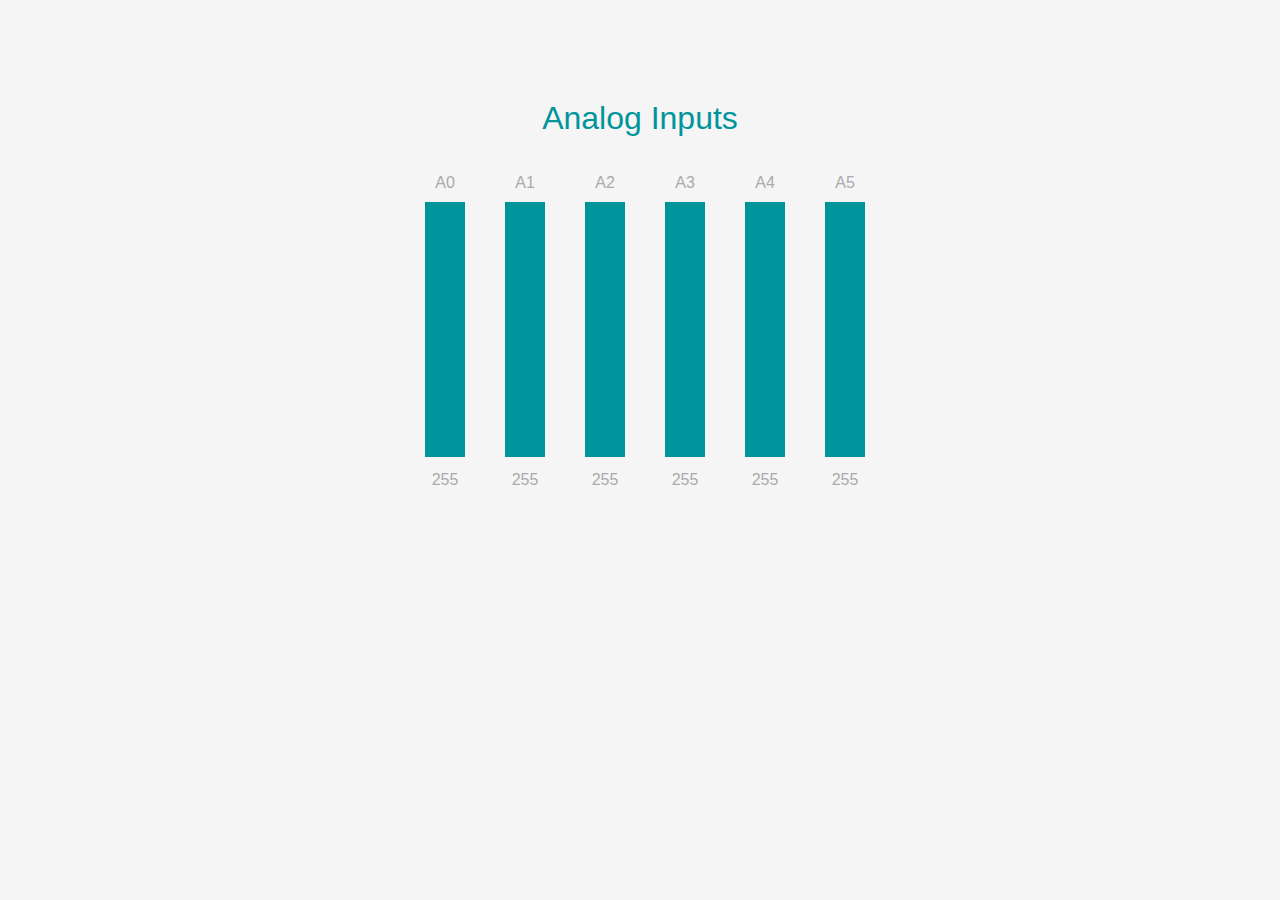
<file: analogInputs/www/index.html>
<!DOCTYPE html>
	<head>
		<title>Arduino &bull; Analog Inputs</title>
		<meta charset="utf-8">		

		<script type="text/javascript" src="http://ajax.googleapis.com/ajax/libs/jquery/1.7.2/jquery.min.js"></script>
		
		<style type="text/css">

		body {
			background: #F5F5F5;			
			font-family: sans-serif;
		}

		h1 {			
			font-weight: normal;
			color: #00949c;
		}

			svg {
				width: 40px;
				height: 255px;
				margin: 20px 20px;				
			}

			rect {
				fill: #00949c;
			}

			#container {
				width: 960px;
				margin: 100px auto;
				text-align: center;
			}

			.pin {
				float: left;
				display: block;
				color: #AAA;
			}

			.pin .label {
				margin-bottom: -10px;
			}

			.pin .val {
				margin-top: -10px;
			}

			.pins {
				width: 470px;
				margin: 0 auto;
			}

		</style>

	</head>
	<body>		
	<div id="container">

		<h1>Analog Inputs</h1>

		<div class="pins">

		<div class="pin" id="A0">
			<p class="label">A0</p>
			<svg xmlns="http://www.w3.org/2000/svg" version="1.1">			
			  <rect width="40" height="255"/>
			</svg>
			<p class="val">255</p>
		</div>
			
		<div class="pin" id="A1">
			<p class="label">A1</p>
			<svg xmlns="http://www.w3.org/2000/svg" version="1.1">			
			  <rect width="40" height="255"/>
			</svg>
			<p class="val">255</p>
		</div><div class="pin" id="A2">
			<p class="label">A2</p>
			<svg xmlns="http://www.w3.org/2000/svg" version="1.1">			
			  <rect width="40" height="255"/>
			</svg>
			<p class="val">255</p>
		</div><div class="pin" id="A3">
			<p class="label">A3</p>
			<svg xmlns="http://www.w3.org/2000/svg" version="1.1">			
			  <rect width="40" height="255"/>
			</svg>
			<p class="val">255</p>
		</div><div class="pin" id="A4">
			<p class="label">A4</p>
			<svg xmlns="http://www.w3.org/2000/svg" version="1.1">			
			  <rect width="40" height="255"/>
			</svg>
			<p class="val">255</p>
		</div>
	</div><div class="pin" id="A5">
			<p class="label">A5</p>
			<svg xmlns="http://www.w3.org/2000/svg" version="1.1">			
			  <rect width="40" height="255"/>
			</svg>
			<p class="val">255</p>
		</div>

		</div>

	</div>	

	<script type="text/javascript">

		function setVal(pin, value) {
			//value goes from 0 to 1023			
			$('#'+pin+' rect').attr('height', value/4);
			$('#'+pin+' .val').css('margin-top', -10-255+(value/4));
			$('#'+pin+' .val').html(value);
		}


		function refresh() {

			  	$.get('/arduino/inputs/', function(json_response){
			  				console.log(json_response);			  				
			  				for (var i = 0; i < 6; i++) {
			  					pinny = "A"+i;			  					
			  					val = json_response[pinny];			  							  			
				  				setVal(pinny , val);
				  			}
				  		}
				  	);			  	
	  		}	

	  	window.setInterval(refresh, 1000);

	</script>	

	</body>
</file>
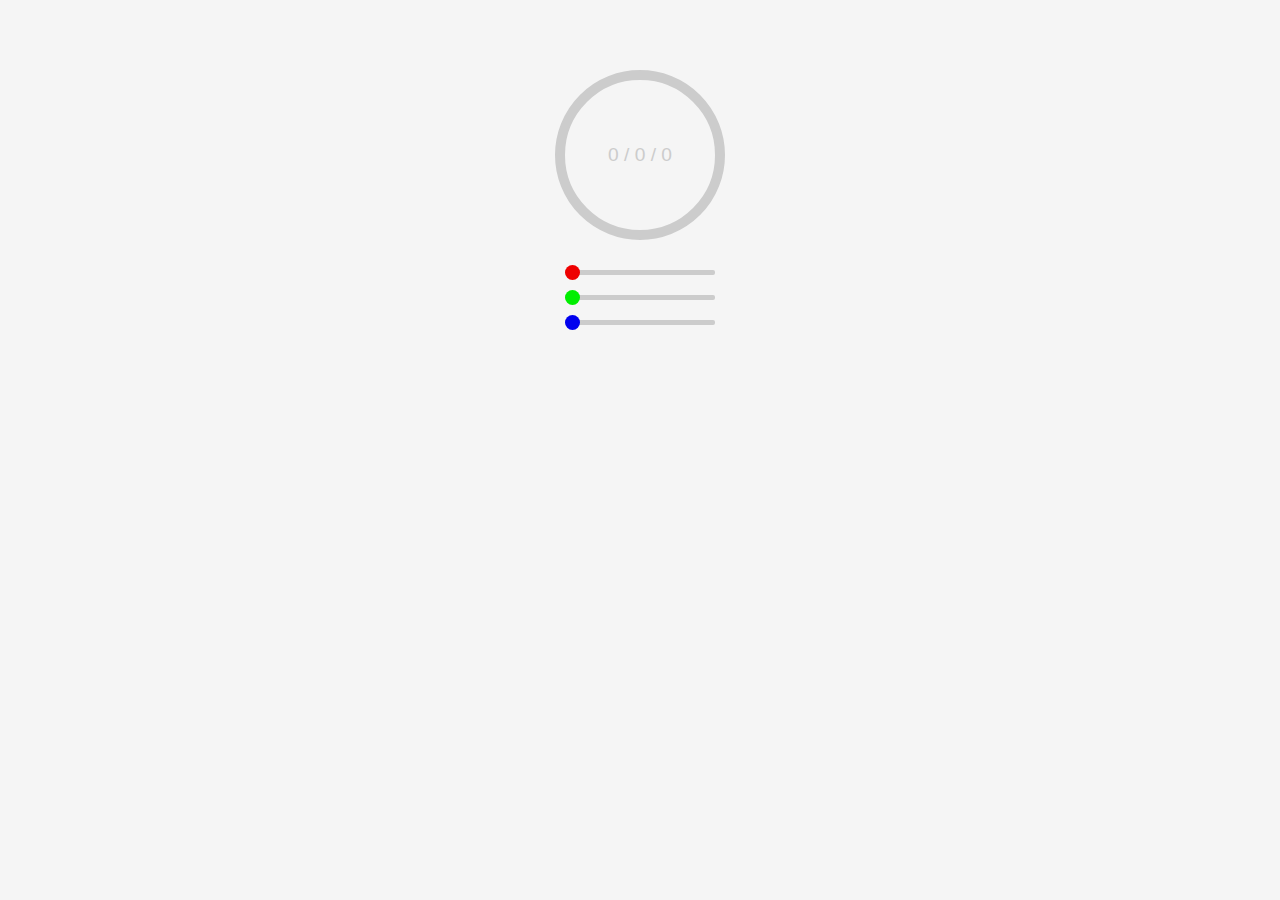
<file: color_picker/www/index.html>
<!DOCTYPE HTML>
<head>
	<title>Yun Color Picker</title>	
	<script type="text/javascript" src="zepto.min.js"></script>
	<link rel="stylesheet" type="text/css" href="style.css">
</head>
<body>
	
	<div id="container">		
		
		<div id="led"><p id="label">0 / 0 / 0</p></div>

		<div class="inputs">
			<input class="red" type="range" name="red" min="0" max="255" value="0" onchange="">
			<input class="green" type="range" name="green" min="0" max="255" value="0">
			<input class="blue" type="range" name="blue" min="0" max="255" value="0">
		</div>
	</div>

	<script type="text/javascript">														
			var r = 0;
				g = 0;
				b = 0;	

			$('.red').on('change', function() {    			
    			r = $(this).val();
    			setColor();
			});

			$('.green').on('change', function() {    			
    			g = $(this).val();
    			setColor();
			});

			$('.blue').on('change', function() {    			
    			b = $(this).val();
    			setColor();
			});		

			$('.inputs').on('mouseup', function() {    			    			
    			sendVal();
			});									

			function setColor() {

				r = Math.round(r);
				g = Math.round(g);
				b = Math.round(b);

				$('#led').css('border','10px solid rgb(' + r + ',' + g + ',' + b + ')');

				$('#label').html(r + ' / ' + g + ' / ' + b);
				$('#label').css('color','rgb(' + r + ',' + g + ',' + 
					b + ')');								
			}

			function sendVal() {		  	
			  	$.get('/arduino/rgb/' + r + '.' + g + '.' + b, function(){
			  		}
		  		);
	  		}

	</script>
</body>
</file>
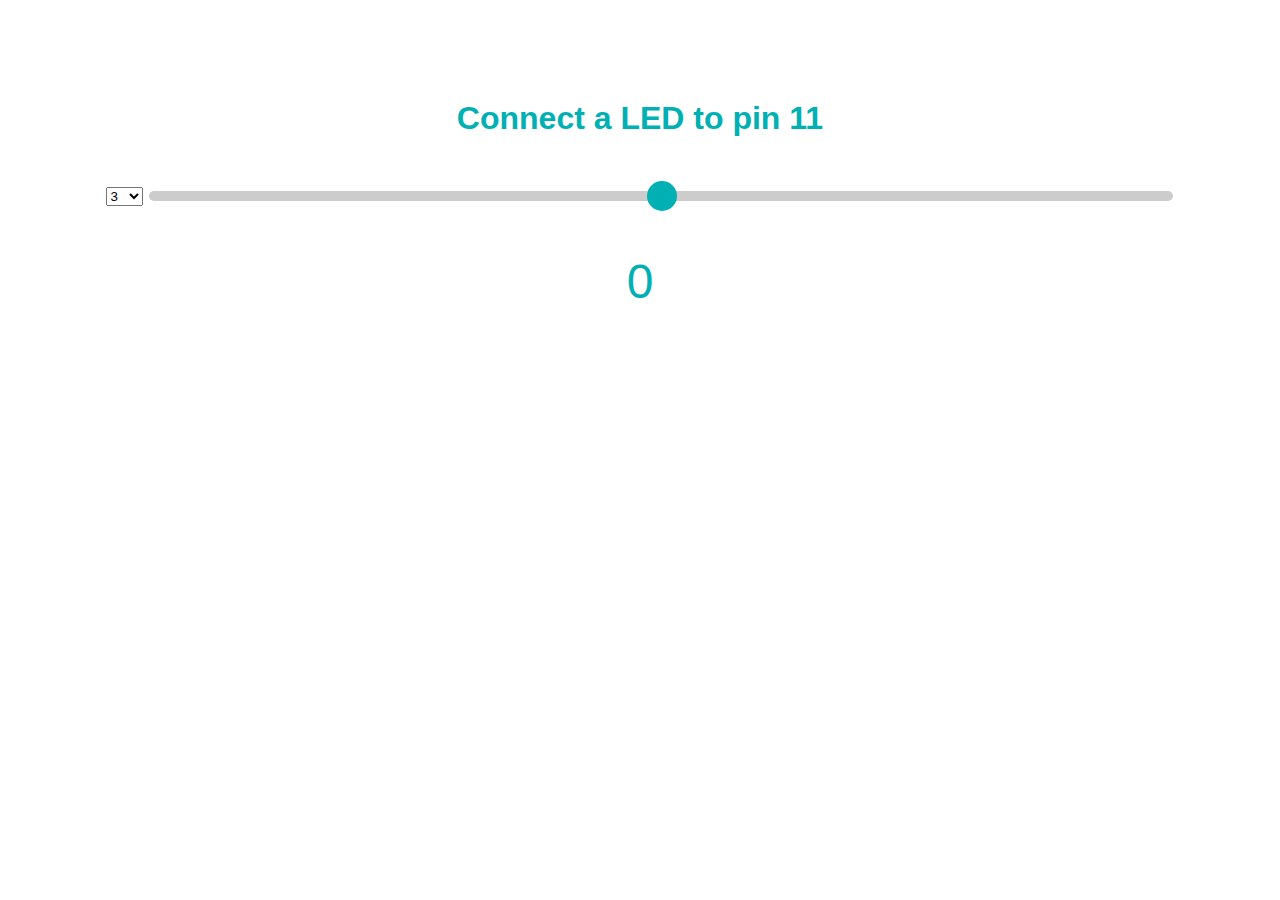
<file: ledPin/www/index.html>
<!DOCTYPE HTML>
<head>
	<meta name="viewport" content="initial-scale=1.0, width=device-width" />
	<title>Arduino Yun &bull; Led Slider</title>
	
	<script type="text/javascript" src="zepto.min.js"></script>

	<script type="text/javascript">

		var value;
		var pin;

	   	function sendVal() {		  	
		   		//bind the slider value to the URL
			  	$.get('/arduino/led/' + pin + '/' + value, function(){		  			
			  		}
			  	);
	  	}

	  	function updateVal(val) {
      		value = val; 
      		
      		//get pin from <select>
      		pin = $('#pin').val();

      		//send value
			sendVal();

			//print the value in the #val div
			$("#val").text(value);		
    	}	  

	</script>	

<style type="text/css">
	body {
		text-align: center;
		margin: 100px 0;
	}
	
	input[type="range"]{
		outline: none;
		-webkit-appearance:none; 
		-moz-apperance:none; 
		width:80%;
		height: 10px;
		-webkit-border-radius:10px; 
		-moz-border-radius:10px; 
		-ms-border-radius:10px; 
		-o-border-radius:10px;
		background-color: #CCC;

	}

	input::-webkit-slider-thumb{
		-webkit-appearance:none; 
		-moz-apperance:none; 
		width:30px; 
		height:30px;
		-webkit-border-radius:30px; 
		-moz-border-radius:30px; 
		-ms-border-radius:30px; 
		-o-border-radius:30px; 
		border-radius:30px;
		background: #00B0B3;
	}

	h1 {
		font-family: sans-serif;
		color: #00B0B3;
		margin: 50px;
	}

	#val {
		font-size: 3em;
		font-family: sans-serif;
		color: #00B0B3;
	}
</style>

</head>

<body>
		<h1>Connect a LED to pin 11</h1>
		<select id="pin">
		  <option value="3">3</option>
		  <option value="5">5</option>
		  <option value="6">6</option>
		  <option value="9">9</option>
		  <option value="10">10</option>
		  <option value="11">11</option>
		  <option value="13">13</option>
		</select>	
		<input type="range" min="0" max="255" onchange="updateVal(this.value);">
		<p id="val">0</p>	
</body>
</file>
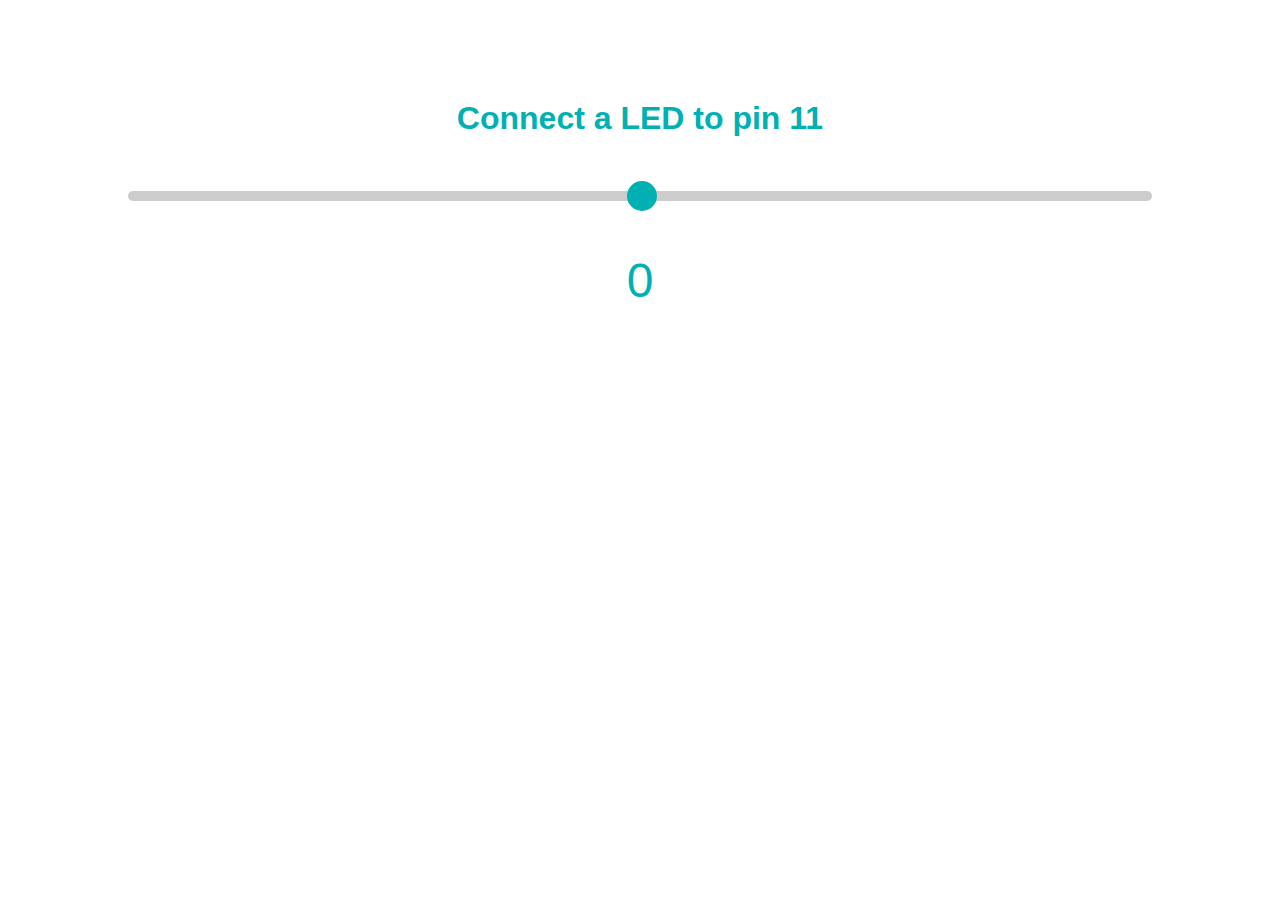
<file: ledSliderInput/www/index.html>
<!DOCTYPE HTML>
<head>
	<meta name="viewport" content="initial-scale=1.0, width=device-width" />
	<title>Arduino Yun &bull; Led Slider</title>
	
	<script type="text/javascript" src="zepto.min.js"></script>

	<script type="text/javascript">

		var value;

	   	function sendVal() {		  	
		  	$.get('/arduino/led/' + value, function(){
		  		}
		  	);
	  	}

	  	function updateVal(val) {
      		value = val; 
      		$("#val").text(value);
      		sendVal();
    	}	  

	</script>	

<style type="text/css">
	body {
		text-align: center;
		margin: 100px 0;
	}
	
	input[type="range"]{
		outline: none;
		-webkit-appearance:none; 
		-moz-apperance:none; 
		width:80%;
		height: 10px;
		-webkit-border-radius:10px; 
		-moz-border-radius:10px; 
		-ms-border-radius:10px; 
		-o-border-radius:10px;
		background-color: #CCC;

	}

	input::-webkit-slider-thumb{
		-webkit-appearance:none; 
		-moz-apperance:none; 
		width:30px; 
		height:30px;
		-webkit-border-radius:30px; 
		-moz-border-radius:30px; 
		-ms-border-radius:30px; 
		-o-border-radius:30px; 
		border-radius:30px;
		background: #00B0B3;
	}

	h1 {
		font-family: sans-serif;
		color: #00B0B3;
		margin: 50px;
	}

	#val {
		font-size: 3em;
		font-family: sans-serif;
		color: #00B0B3;
	}
</style>

</head>

<body>
		<h1>Connect a LED to pin 11</h1>
		<input type="range" min="0" max="255" onchange="updateVal(this.value);">
		<p id="val">0</p>	
</body>
</file>
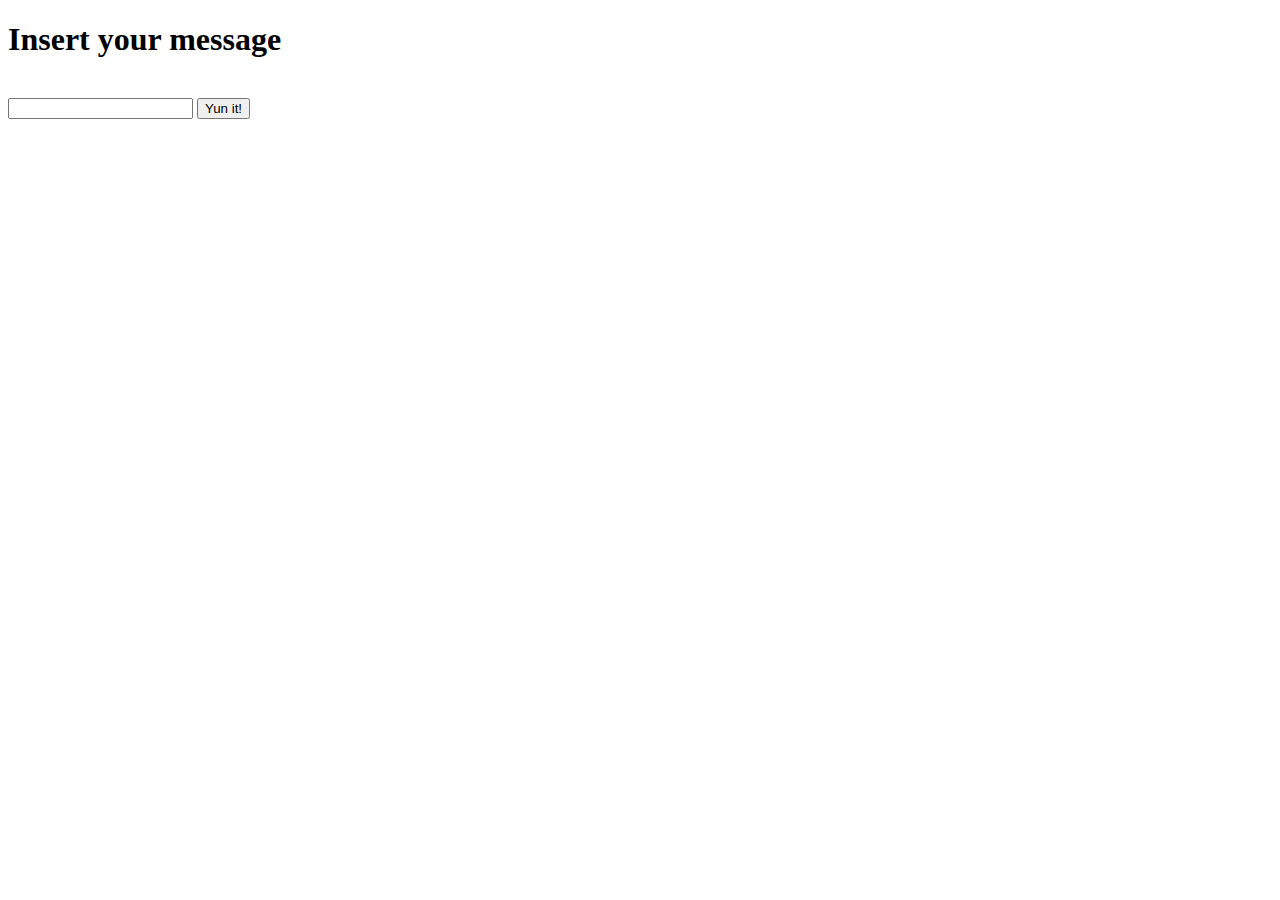
<file: msgMatrix/www/index.html>
<!DOCTYPE HTML>
<head>
<title>Yun Messages</title>
<script type="text/javascript" src="zepto.min.js"></script>	
</head>
<body>
<H1> Insert your message </H1> <br>
<form name="msgform" onSubmit="return sendMsg()">
<input type="text" name="msg">
<input type="submit" value="Yun it!" >
</form>
<script type="text/javascript">	
	
function sendMsg() {	
$.get('/arduino/msg/' + document.msgform.msg.value + '/',
	function(){
		alert("Success");
	}
);
return false;

}
</script>
</body>
</file>
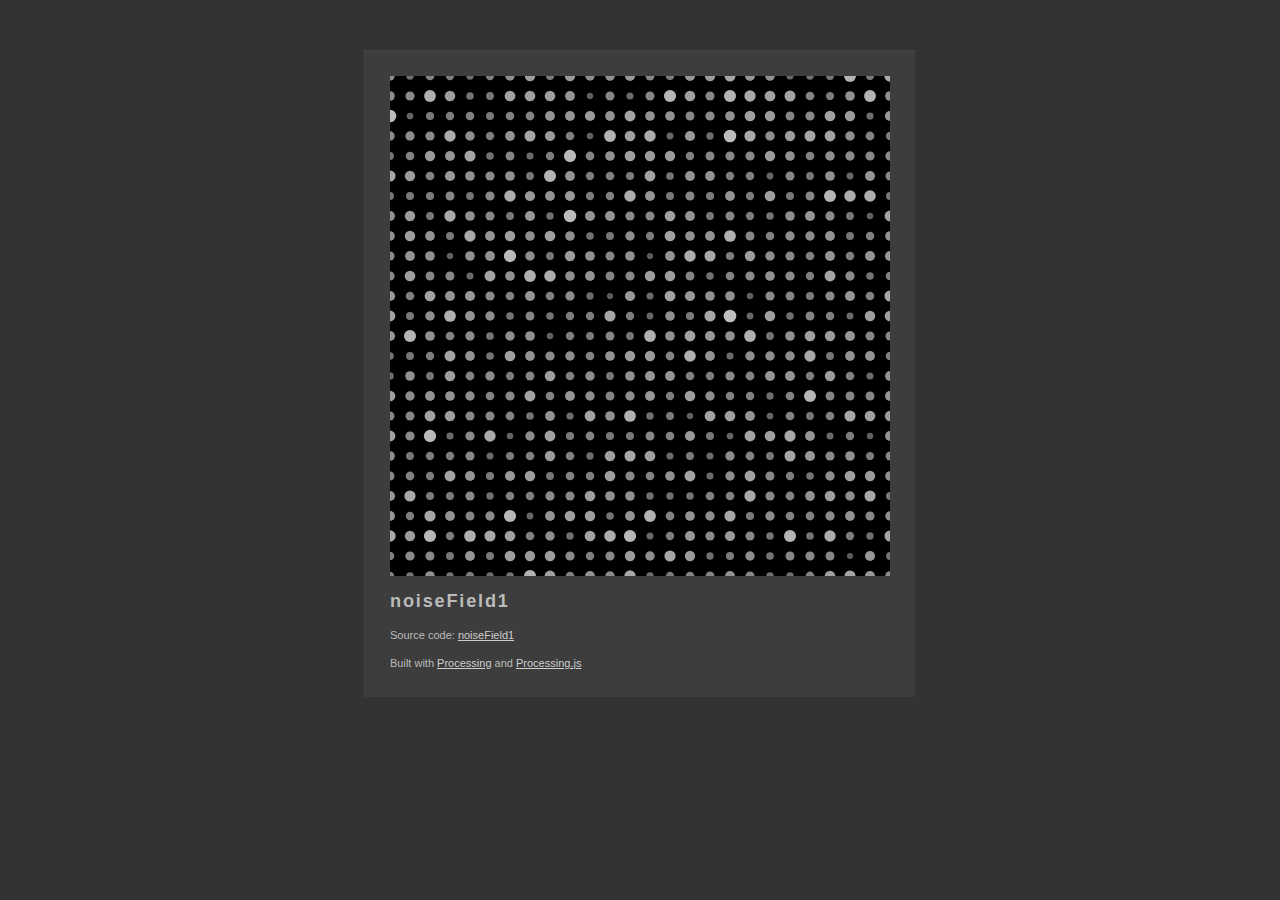
<file: processingNoiseLight/www/index.html>
<!DOCTYPE html>
	<head>
		<meta http-equiv="content-type" content="text/html; charset=utf-8" />
		<title>noiseField1 : Built with Processing and Processing.js</title>
		<link rel="icon"  type="image/x-icon" href="[data-uri]" />
		<meta name="Generator" content="Processing" />
		<!-- - - - - - - - - - - - - - - - - - - - - 
		+
		+    Wondering how this works? 
		+
		+    Go to: http://processing.org/
		+    and: http://processingjs.org/
		+
		+ - - - - - - - - - - - - - - - - - - - - -->
		<style type="text/css">
	body {
	  background-color: #333; color: #bbb; line-height: normal;
	  font-family: Lucida Grande, Lucida Sans, Arial, Helvetica Neue, Verdana, Geneva, sans-serif;
	  font-size: 11px; font-weight: normal; text-decoration: none;
		  line-height: 1.5em;
	}
	a img { 
		border: 0px solid transparent;
	}
	a, a:link, a:visited, a:active, a:hover { 
		color: #cdcdcd; text-decoration: underline;
	}
	h1 {
	    font-family: Arial, Helvetica Neue, Verdana, Geneva, sans-serif;
		width: 100%; letter-spacing: 0.1em;
		margin-bottom: 1em; font-size: 1.65em;
	}
	canvas { 
		display: block; 
		outline: 0px; 
		margin-bottom: 1.5em; 
	}
	#content { 
		margin: 50px auto 0px auto; padding: 25px 25px 15px 25px;
		width: 500px; min-width: 300px; overflow: auto;
		border-left: 1px solid #444; border-top: 1px solid #444; 
		border-right: 1px solid #333; border-bottom: 1px solid #333;
		background-color: #3d3d3d;
	}
		</style>
		<!--[if lt IE 9]>
			<script type="text/javascript">alert("Your browser does not support the canvas tag.");</script>
		<![endif]-->
		<script src="zepto.min.js"></script>
		<script src="processing.js" type="text/javascript"></script>
		<script type="text/javascript">
// convenience function to get the id attribute of generated sketch html element
function getProcessingSketchId () { return 'noiseField1'; }
</script>

	</head>
	<body>
		<div id="content">
			<div>
				<canvas id="noiseField1" data-processing-sources="noiseField1.pde" 
						width="500" height="500">
					<p>Your browser does not support the canvas tag.</p>
					<!-- Note: you can put any alternative content here. -->
				</canvas>
				<noscript>
					<p>JavaScript is required to view the contents of this page.</p>
				</noscript>
	    	</div>
			<h1>noiseField1</h1>
    		<p id="description"></p>
			<p id="sources">Source code: <a href="noiseField1.pde">noiseField1</a> </p>
			<p>
			Built with <a href="http://processing.org" title="Processing">Processing</a>
			and <a href="http://processingjs.org" title="Processing.js">Processing.js</a>
			</p>
		</div>

		<script type="text/javascript">

			function setDiameter(diameter) {
				var sketch = Processing.getInstanceById('noiseField1');
				sketch.setDiameter(diameter);
			}

			function refresh() {
				//get the JSON element with the 'sensorValue' key
			  	$.get('/arduino/light/', function(json_response){
			  				var value = json_response.sensorValue;				  			
				  			setDiameter(value);
				  			console.log(value);
				  		}
				  	);			  	
	  		}	

	  		//call refresh every second
			window.setInterval(refresh, 2000);
			
		</script>
	</body>
</html>
</file>
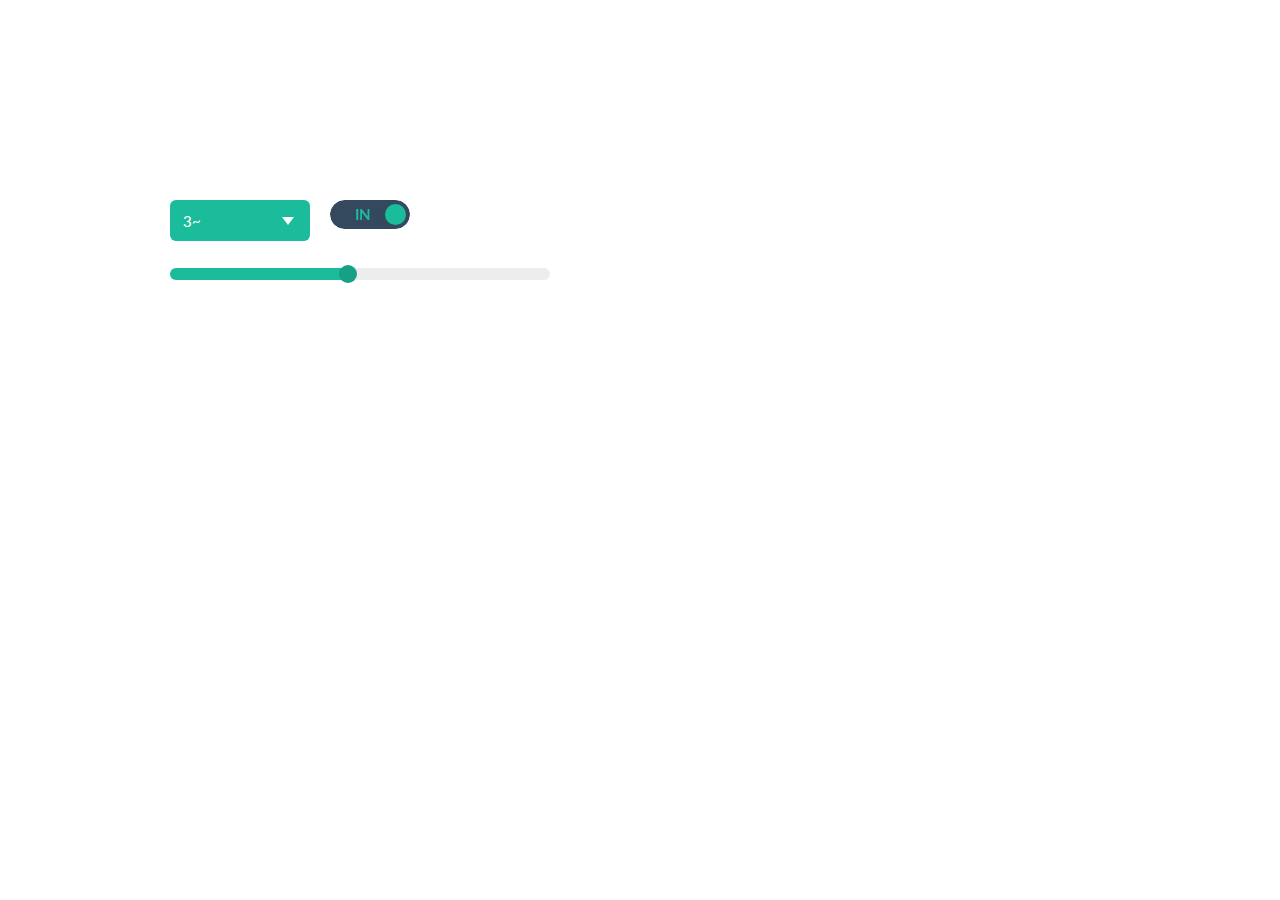
<file: visualBridge/www/index.html>
<!DOCTYPE html>
<html lang="en">
  <head>
    <meta charset="utf-8">
    <title>Flat UI Kit - HTML/PSD Design Framework</title>
    <meta name="viewport" content="width=device-width, initial-scale=1.0">

    <!-- Loading Bootstrap -->
    <link href="bootstrap/css/bootstrap.css" rel="stylesheet">

    <!-- Loading Flat UI -->
    <link href="css/flat-ui.css" rel="stylesheet">

    <link rel="shortcut icon" href="images/favicon.ico">

    <!-- HTML5 shim, for IE6-8 support of HTML5 elements. All other JS at the end of file. -->
    <!--[if lt IE 9]>
      <script src="js/html5shiv.js"></script>
    <![endif]-->
  </head>
  <body>
    <div class="container">

      <div class="row">        


        <div class="span2">
          <select name="herolist" value="X-Men" class="select-block span3">
            <option value="0">0</option>
            <option value="1">1</option>
            <option value="2">2</option>
            <option value="3" selected="selected">3~</option>            
            <option value="4">4</option>
            <option value="5">5~</option>
            <option value="6">6~</option>
            <option value="7">7</option>
            <option value="8">8</option>
            <option value="9">9~</option>
            <option value="10">10~</option>
            <option value="11">11~</option>
            <option value="12">12</option>
            <option value="13">13</option>
            <option value="A0">A0</option>
            <option value="A1">A1</option>
            <option value="A2">A2</option>
            <option value="A3">A3</option>
            <option value="A4">A4</option>
            <option value="A5">A5</option>
          </select>
        </div>

        <div class="span3" id="cb">                    
           <input  type="checkbox" checked="" data-toggle="switch" />
        </div> <!-- /toggles span3 -->
        
      </div> <!-- /row -->
      <div class="row">
          <div class="span5">          
          <div class="progress">
            <div class="bar" id="pbar" style="width: 75%;"></div>
          </div>          
          <br/>
          <div id="slider" class="ui-slider">            
          </div>
        </div> <!-- /sliders -->
      </div>
     

    </div> <!-- /container -->
    
    <!-- Load JS here for greater good =============================-->
    <script src="js/jquery-1.8.3.min.js"></script>
    <script src="js/jquery-ui-1.10.3.custom.min.js"></script>
    <script src="js/jquery.ui.touch-punch.min.js"></script>
    <script src="js/bootstrap.min.js"></script>
    <script src="js/bootstrap-select.js"></script>
    <script src="js/bootstrap-switch.js"></script>
    <script src="js/flatui-checkbox.js"></script>
    <script src="js/flatui-radio.js"></script>
    <script src="js/jquery.tagsinput.js"></script>
    <script src="js/jquery.placeholder.js"></script>
    <script src="js/jquery.stacktable.js"></script>
    <script src="http://vjs.zencdn.net/c/video.js"></script>
    <script src="js/application.js"></script>
    <script src="js/arduino.js"></script>
  </body>
</html>
</file>
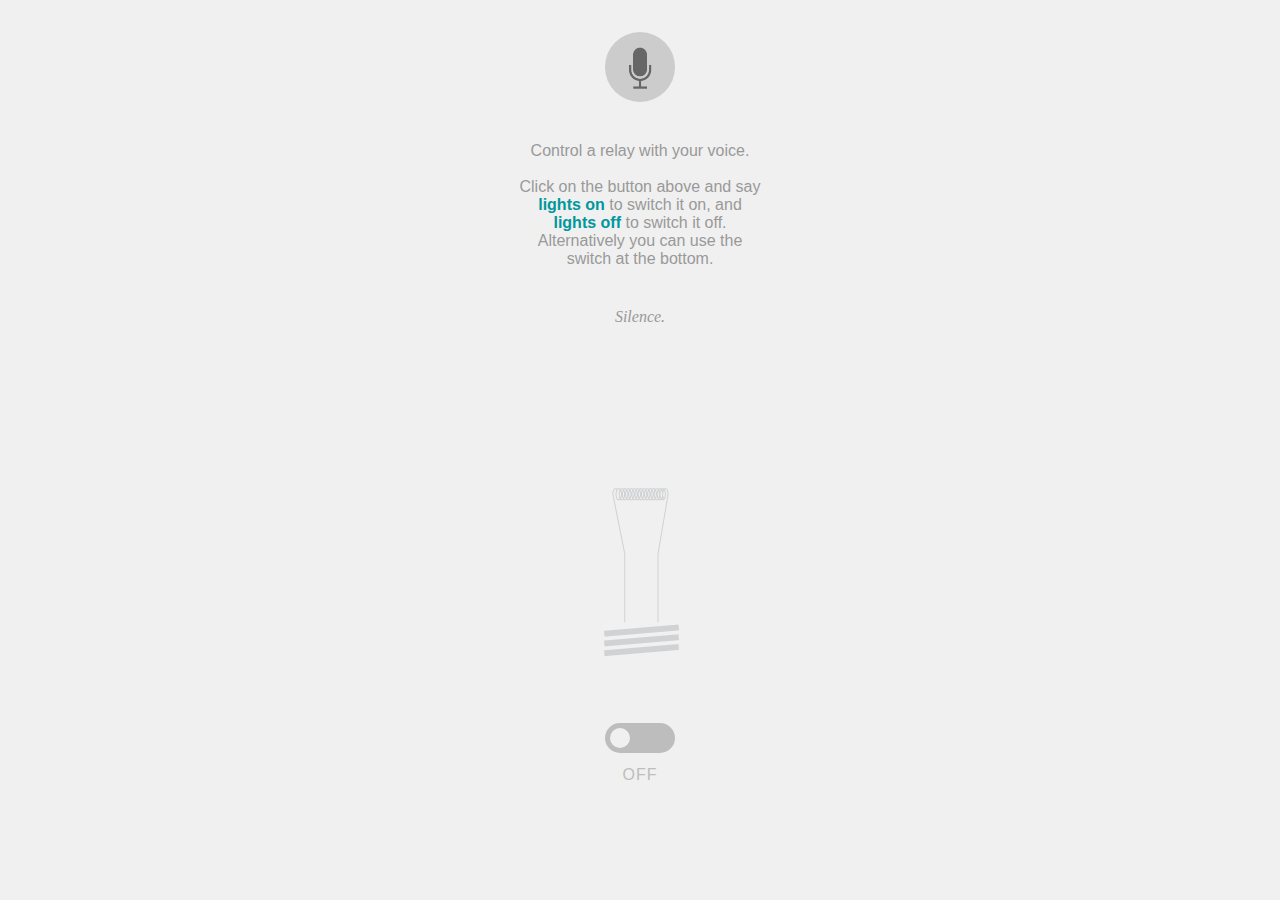
<file: voice-relay/www/index.html>
<!DOCTYPE html>
<meta charset="utf-8">
<title>Arduino Yun • Talk To Me</title>

<link rel="stylesheet" type="text/css" href="s.css">

<script type="text/javascript" src="js/zepto.min.js"></script>
<script type="text/javascript" src="js/talktome.js"></script>

<body>
  <div id="container">

  	<div id="start-button" class="inactive"></div>

  	<div id="instructions">
  		Control a relay with your voice. <br><br>
  		Click on the button above and say <strong>lights on</strong> to switch it on, and <strong>lights off</strong> to switch it off. Alternatively you can use the switch at the bottom.
  	</div>
  	
	<div id="magical-text">Silence.</div>

  	<div id="bulb"></div>

    <input type="checkbox" id="checkbox1" />
    <label for="checkbox1"></label>  
    <p>ON</p>
    <p>OFF</p>  
</div>
</body>
</file>
<file: color_picker/www/style.css>
body {
	background-color: #F5F5F5;
	font-family: sans-serif;
}

#label {
	margin-top: 64px;
	font-size: 1.2em;
}

#container {	
	color: #CCC;	
	width: 300px;
	margin: 70px auto;
	text-align: center;	
}

#led {
	display: block;
	width: 150px;
	height: 150px;	
	border: 10px solid #CCC;	
	border-radius: 85px;
	margin: 20px auto;
}

input {
	width: 150px;
	margin: 10px 0;
	outline: none;
}

input[type="range"] {
	-webkit-appearance: none;
	background-color: #CCC;
	height: 5px;
	border-radius: 2px;	
}

input[type="range"]::-webkit-slider-thumb {
	-webkit-appearance: none;
	position: relative;
	top: 0px;
	z-index: 1;
	width: 15px;
	height: 15px;
	cursor: pointer;	
	-webkit-border-radius: 40px;
	-moz-border-radius: 40px;
	border-radius: 40px;	
}

input.red[type="range"]::-webkit-slider-thumb {
	background:#ee0000;
}
input.green[type="range"]::-webkit-slider-thumb {
	background:#00ee00;
}
input.blue[type="range"]::-webkit-slider-thumb {
	background:#0000ee;
}
</file>
<file: visualBridge/www/css/flat-ui.css>
@import url("https://fonts.googleapis.com/css?family=Lato:400,700,700italic,900,400italic,300");
@font-face {
  font-family: 'Flat-UI-Icons';
  src: url('../fonts/Flat-UI-Icons.eot');
  src: url('../fonts/Flat-UI-Icons.eot?#iefix') format('embedded-opentype'), url('../fonts/Flat-UI-Icons.woff') format('woff'), url('../fonts/Flat-UI-Icons.ttf') format('truetype'), url('../fonts/Flat-UI-Icons.svg#Flat-UI-Icons') format('svg');
  font-weight: normal;
  font-style: normal;
}
/* Use the following CSS code if you want to use data attributes for inserting your icons */
[data-icon]:before {
  font-family: 'Flat-UI-Icons';
  content: attr(data-icon);
  speak: none;
  font-weight: normal;
  font-variant: normal;
  text-transform: none;
  -webkit-font-smoothing: antialiased;
}
/* Use the following CSS code if you want to have a class per icon */
/*
Instead of a list of all class selectors,
you can use the generic selector below, but it's slower:
[class*="fui-"] {
*/
.fui-arrow-right,
.fui-arrow-left,
.fui-cmd,
.fui-check-inverted,
.fui-heart,
.fui-location,
.fui-plus,
.fui-check,
.fui-cross,
.fui-list,
.fui-new,
.fui-video,
.fui-photo,
.fui-volume,
.fui-time,
.fui-eye,
.fui-chat,
.fui-search,
.fui-user,
.fui-mail,
.fui-lock,
.fui-gear,
.fui-radio-unchecked,
.fui-radio-checked,
.fui-checkbox-unchecked,
.fui-checkbox-checked,
.fui-calendar-solid,
.fui-pause,
.fui-play,
.fui-check-inverted-2 {
  display: inline-block;
  font-family: 'Flat-UI-Icons';
  speak: none;
  font-style: normal;
  font-weight: normal;
  font-variant: normal;
  text-transform: none;
  -webkit-font-smoothing: antialiased;
}
.fui-arrow-right:before {
  content: "\e02c";
}
.fui-arrow-left:before {
  content: "\e02d";
}
.fui-cmd:before {
  content: "\e02f";
}
.fui-check-inverted:before {
  content: "\e006";
}
.fui-heart:before {
  content: "\e007";
}
.fui-location:before {
  content: "\e008";
}
.fui-plus:before {
  content: "\e009";
}
.fui-check:before {
  content: "\e00a";
}
.fui-cross:before {
  content: "\e00b";
}
.fui-list:before {
  content: "\e00c";
}
.fui-new:before {
  content: "\e00d";
}
.fui-video:before {
  content: "\e00e";
}
.fui-photo:before {
  content: "\e00f";
}
.fui-volume:before {
  content: "\e010";
}
.fui-time:before {
  content: "\e011";
}
.fui-eye:before {
  content: "\e012";
}
.fui-chat:before {
  content: "\e013";
}
.fui-search:before {
  content: "\e01c";
}
.fui-user:before {
  content: "\e01d";
}
.fui-mail:before {
  content: "\e01e";
}
.fui-lock:before {
  content: "\e01f";
}
.fui-gear:before {
  content: "\e024";
}
.fui-radio-unchecked:before {
  content: "\e02b";
}
.fui-radio-checked:before {
  content: "\e032";
}
.fui-checkbox-unchecked:before {
  content: "\e033";
}
.fui-checkbox-checked:before {
  content: "\e034";
}
.fui-calendar-solid:before {
  content: "\e022";
}
.fui-pause:before {
  content: "\e03b";
}
.fui-play:before {
  content: "\e03c";
}
.fui-check-inverted-2:before {
  content: "\e000";
}
/* 62px */
/* 52px */
/* 40px */
/* 29px */
/* 28px */
/* 24px */
.inline-block {
  display: inline-block;
  zoom: 1;
  *display: inline;
}
.clearfix {
  *zoom: 1;
}
.clearfix:before,
.clearfix:after {
  display: table;
  content: "";
}
.clearfix:after {
  clear: both;
}
.drop-ie-gradient {
  filter: unquote("progid:DXImageTransform.Microsoft.gradient(enabled = false)");
}
.dropdown-arrow-inverse {
  border-bottom-color: #34495e !important;
  border-top-color: #34495e !important;
}
.demo-headline {
  padding: 73px 0 110px;
  text-align: center;
}
.demo-logo {
  font-size: 90px;
  font-weight: 900;
  letter-spacing: -2px;
  line-height: 100px;
}
.demo-logo .logo {
  background: url(../images/demo/logo-mask.png) center 0 no-repeat;
  background-size: 256px 186px;
  height: 186px;
  margin: 0 auto 26px;
  overflow: hidden;
  text-indent: -9999em;
  width: 256px;
}
.demo-logo small {
  color: rgba(52, 73, 94, 0.30000000000000004);
  display: block;
  font-size: 22px;
  font-weight: 700;
  letter-spacing: -1px;
  padding-top: 5px;
}
.demo-row {
  margin-bottom: 20px;
}
.demo-panel-title {
  margin-bottom: 20px;
  padding-top: 20px;
}
.demo-panel-title small {
  color: #798795;
  font-size: inherit;
  font-weight: 400;
}
.demo-navigation {
  margin-bottom: -4px;
  margin-top: -10px;
}
.demo-pager {
  margin-top: -10px;
}
.demo-tooltips {
  height: 126px;
}
.demo-tooltips .tooltip {
  left: -8px !important;
  position: relative !important;
  top: -8px !important;
}
.demo-headings {
  margin-bottom: 12px;
}
.demo-tiles {
  margin-bottom: 46px;
}
.demo-icons {
  font-size: 32px;
  margin-left: -20px;
  padding-left: 20px;
}
.demo-icons .demo-content {
  margin: 0 0 0 -35px;
}
.demo-icons .demo-content > span {
  display: inline-block;
  margin: 0 0 32px 35px;
  width: 24px;
  font-size: 24px;
}
.demo-icons-tooltip {
  bottom: 0;
  color: #c2c8cf;
  font-size: 12px;
  left: 100%;
  margin-left: 0 !important;
  position: absolute;
  width: 80px;
}
.demo-illustrations .demo-content {
  margin: 0 0 0 -40px;
  padding-top: 20px;
  *zoom: 1;
}
.demo-illustrations .demo-content:before,
.demo-illustrations .demo-content:after {
  display: table;
  content: "";
}
.demo-illustrations .demo-content:after {
  clear: both;
}
.demo-illustrations .demo-content > div {
  float: left;
  width: 100px;
  height: 100px;
  margin: 0 0 40px 40px;
  text-align: center;
}
.demo-illustrations img {
  display: inline-block;
  max-height: 100px;
  max-width: 100px;
  vertical-align: baseline;
}
.demo-samples {
  margin-bottom: 46px;
}
.demo-video {
  padding-top: 95px;
  -webkit-border-radius: 6px;
  -moz-border-radius: 6px;
  border-radius: 6px;
}
.demo-download-section {
  float: none;
  margin: 0 auto;
  padding: 60px 0 90px 20px;
  text-align: center;
}
.demo-download-section [class*='fui-'] {
  margin: 3px 0 -3px;
}
.demo-download {
  background-color: #ebedef;
  height: 120px;
  margin: 0 auto 32px;
  padding: 40px 28px 30px 32px;
  text-align: center;
  width: 130px;
  -webkit-border-radius: 50%;
  -moz-border-radius: 50%;
  border-radius: 50%;
}
.demo-download img {
  height: 104px;
  width: 82px;
}
.demo-download-text {
  font-size: 15px;
  padding: 20px 0;
  text-align: center;
}
.demo-text-box a:hover {
  color: #1abc9c;
}
.demo-browser {
  background: #2c3e50 url(../images/demo/browser.png) 0 0 no-repeat;
  background-size: 659px 42px;
  color: #ffffff;
  margin: 0 41px 140px 0;
  padding-top: 42px;
  -webkit-border-radius: 0 0 6px 6px;
  -moz-border-radius: 0 0 6px 6px;
  border-radius: 0 0 6px 6px;
}
.demo-browser-side {
  float: left;
  padding: 22px 20px;
  width: 111px;
}
.demo-browser-side > h5 {
  margin-bottom: 3px;
  text-transform: none;
}
.demo-browser-side > h6 {
  font-size: 11px;
  font-weight: 300;
  line-height: 18px;
  margin-top: 3px;
  text-transform: none;
}
.demo-browser-author {
  background: url(../images/demo/browser-author.jpg) center center no-repeat;
  border: 3px solid #ffffff;
  display: block;
  height: 84px;
  margin: 0 auto;
  width: 84px;
  -webkit-border-radius: 50%;
  -moz-border-radius: 50%;
  border-radius: 50%;
}
.demo-browser-action {
  padding: 30px 0 12px;
}
.demo-browser-action > .btn {
  padding: 9px 0 10px 11px !important;
  text-align: left;
  -webkit-border-radius: 3px;
  -moz-border-radius: 3px;
  border-radius: 3px;
}
.demo-browser-action > .btn:before {
  color: #ffffff;
  content: '\e009';
  font-size: 16px;
  font-family: 'Flat-UI-Icons';
  font-weight: 300;
  margin-right: 12px;
  position: relative;
  top: 1px;
  -webkit-font-smoothing: antialiased;
}
.demo-browser-content {
  background-color: #34495e;
  overflow: hidden;
  padding: 21px 0 0 20px;
  -webkit-border-radius: 0 0 6px;
  -moz-border-radius: 0 0 6px;
  border-radius: 0 0 6px;
}
.demo-browser-content > img {
  border: 6px solid #ffffff;
  float: left;
  margin: 0 15px 20px 0;
  width: 134px;
}
@media only screen and (-webkit-min-device-pixel-ratio: 2), only screen and (-webkit-min-device-pixel-ratio: 1.5), only screen and (-moz-min-device-pixel-ratio: 2), only screen and (-o-min-device-pixel-ratio: 3/2), only screen and (-o-min-device-pixel-ratio: 2/1), only screen and (min--moz-device-pixel-ratio: 1.5), only screen and (min-device-pixel-ratio: 1.5), only screen and (min-device-pixel-ratio: 2) {
  .logo {
    background-image: url(../images/demo/logo-mask-2x.png);
  }
  .demo-browser {
    background-image: url(../images/demo/browser-2x.png);
  }
}
body {
  color: #34495e;
  font-family: "Lato", sans-serif;
  font-size: 14px;
  line-height: 1.231;
}
input,
button,
select,
textarea {
  font-family: "Lato", sans-serif;
  font-size: 14px;
}
a {
  color: #16a085;
  text-decoration: underline;
  -webkit-transition: 0.25s;
  -moz-transition: 0.25s;
  -o-transition: 0.25s;
  transition: 0.25s;
  -webkit-backface-visibility: hidden;
}
a:hover {
  color: #1abc9c;
  text-decoration: none;
}
h1 {
  font-size: 32px;
  font-weight: 900;
}
h2 {
  font-size: 26px;
  font-weight: 700;
  margin-bottom: 2px;
}
h3 {
  font-size: 24px;
  font-weight: 700;
  margin-bottom: 4px;
  margin-top: 2px;
}
h4 {
  font-size: 18px;
  font-weight: 500;
  margin-top: 4px;
}
h5 {
  font-size: 16px;
  font-weight: 500;
  text-transform: uppercase;
}
h6 {
  font-size: 13px;
  font-weight: 500;
  text-transform: uppercase;
}
.btn,
.btn-group > .btn,
.btn-group > .dropdown-menu,
.btn-group > .popover {
  font-size: 14.994px;
  /* 15px */

  font-weight: 500;
}
.btn {
  border: none;
  background: #bdc3c7;
  color: #ffffff;
  padding: 9px 12px 10px;
  line-height: 22px;
  text-decoration: none;
  text-shadow: none;
  -webkit-border-radius: 6px;
  -moz-border-radius: 6px;
  border-radius: 6px;
  -webkit-box-shadow: none;
  -moz-box-shadow: none;
  box-shadow: none;
  -webkit-transition: 0.25s;
  -moz-transition: 0.25s;
  -o-transition: 0.25s;
  transition: 0.25s;
  -webkit-backface-visibility: hidden;
}
.btn:hover,
.btn:focus,
.btn-group:focus .btn.dropdown-toggle {
  background-color: #cacfd2;
  color: #ffffff;
  outline: none;
  -webkit-transition: 0.25s;
  -moz-transition: 0.25s;
  -o-transition: 0.25s;
  transition: 0.25s;
  -webkit-backface-visibility: hidden;
}
.btn:active,
.btn-group.open .btn.dropdown-toggle,
.btn.active {
  background-color: #a1a6a9;
  color: rgba(255, 255, 255, 0.75);
  -webkit-box-shadow: none;
  -moz-box-shadow: none;
  box-shadow: none;
}
.btn.disabled,
.btn[disabled] {
  background-color: #bdc3c7;
  color: rgba(255, 255, 255, 0.75);
  -webkit-box-shadow: none;
  -moz-box-shadow: none;
  box-shadow: none;
  opacity: 0.7;
  filter: alpha(opacity=70);
}
.btn.btn-large {
  font-size: 16.996px;
  /* 17px */

  line-height: 20px;
  padding: 12px 18px 13px;
}
.btn.btn-large > [class^="fui-"] {
  top: 0;
}
.btn.btn-large > [class^="fui-"].pull-right {
  margin-right: -2px;
}
.btn.btn-primary {
  background-color: #1abc9c;
}
.btn.btn-primary:hover,
.btn.btn-primary:focus,
.btn-group:focus .btn.btn-primary.dropdown-toggle {
  background-color: #48c9b0;
}
.btn.btn-primary:active,
.btn-group.open .btn.btn-primary.dropdown-toggle,
.btn.btn-primary.active {
  background-color: #16a085;
}
.btn.btn-info {
  background-color: #3498db;
}
.btn.btn-info:hover,
.btn.btn-info:focus,
.btn-group:focus .btn.btn-info.dropdown-toggle {
  background-color: #5dade2;
}
.btn.btn-info:active,
.btn-group.open .btn.btn-info.dropdown-toggle,
.btn.btn-info.active {
  background-color: #2c81ba;
}
.btn.btn-danger {
  background-color: #e74c3c;
}
.btn.btn-danger:hover,
.btn.btn-danger:focus,
.btn-group:focus .btn.btn-danger.dropdown-toggle {
  background-color: #ec7063;
}
.btn.btn-danger:active,
.btn-group.open .btn.btn-danger.dropdown-toggle,
.btn.btn-danger.active {
  background-color: #c44133;
}
.btn.btn-success {
  background-color: #2ecc71;
}
.btn.btn-success:hover,
.btn.btn-success:focus,
.btn-group:focus .btn.btn-success.dropdown-toggle {
  background-color: #58d68d;
}
.btn.btn-success:active,
.btn-group.open .btn.btn-success.dropdown-toggle,
.btn.btn-success.active {
  background-color: #27ad60;
}
.btn.btn-warning {
  background-color: #f1c40f;
}
.btn.btn-warning:hover,
.btn.btn-warning:focus,
.btn-group:focus .btn.btn-warning.dropdown-toggle {
  background-color: #f5d313;
}
.btn.btn-warning:active,
.btn-group.open .btn.btn-warning.dropdown-toggle,
.btn.btn-warning.active {
  background-color: #cda70d;
}
.btn.btn-inverse {
  background-color: #34495e;
}
.btn.btn-inverse:hover,
.btn.btn-inverse:focus,
.btn-group:focus .btn.btn-inverse.dropdown-toggle {
  background-color: #415b76;
}
.btn.btn-inverse:active,
.btn-group.open .btn.btn-inverse.dropdown-toggle,
.btn.btn-inverse.active {
  background-color: #2c3e50;
}
.btn > [class^="fui-"] {
  margin: 0 4px;
  position: relative;
  top: 1px;
  vertical-align: top;
  display: inline-block;
  zoom: 1;
  *display: inline;
}
.btn > [class^="fui-"].pull-right {
  margin-right: 0px;
}
.btn-toolbar .btn.active {
  color: #ffffff;
}
.btn-toolbar .btn:first-child {
  -webkit-border-radius: 6px 0 0 6px;
  -moz-border-radius: 6px 0 0 6px;
  border-radius: 6px 0 0 6px;
}
.btn-toolbar .btn:last-child {
  -webkit-border-radius: 0 6px 6px 0;
  -moz-border-radius: 0 6px 6px 0;
  border-radius: 0 6px 6px 0;
}
.btn-toolbar .btn > [class^="fui-"] {
  font-size: 16px;
  top: 0;
}
.btn-tip {
  font-weight: 300;
  padding-left: 10px;
}
.btn-group > .btn {
  border-radius: 0;
  text-align: center;
}
.btn-group > .btn:active + .btn,
.btn-group > .btn.active + .btn {
  border-left-color: transparent;
}
.btn-group > .btn:first-of-type {
  border-top-left-radius: 6px;
  border-bottom-left-radius: 6px;
}
.btn-group > .btn:last-of-type {
  border-top-right-radius: 6px;
  border-bottom-right-radius: 6px;
}
.btn-group > .btn + .btn {
  margin-left: 0;
}
.btn-group > .btn + .dropdown-toggle {
  border-left: 2px solid rgba(52, 73, 94, 0.15);
  padding-left: 13px;
  padding-right: 13px;
  -webkit-box-shadow: none;
  -moz-box-shadow: none;
  box-shadow: none;
}
.btn-group > .btn + .dropdown-toggle .caret {
  margin-left: 3px;
  margin-right: 3px;
}
.btn-group > .btn.btn-huge + .dropdown-toggle .caret {
  margin-left: 7px;
  margin-right: 7px;
}
.btn-group > .btn.btn-small + .dropdown-toggle .caret {
  margin-left: 0;
  margin-right: 0;
}
.caret {
  border-left-width: 6px;
  border-right-width: 6px;
  border-top-width: 8px;
  border-bottom-color: #34495e;
  border-style: solid;
  border-bottom-style: none;
  border-top-color: #34495e;
  -webkit-transition: 0.25s;
  -moz-transition: 0.25s;
  -o-transition: 0.25s;
  transition: 0.25s;
  -webkit-backface-visibility: hidden;
  -webkit-transform: scale(1.001);
  -moz-transform: scale(1.001);
  -ms-transform: scale(1.001);
  -o-transform: scale(1.001);
  transform: scale(1.001);
}
.dropup .caret,
.dropup .btn-large .caret,
.navbar-fixed-bottom .dropdown .caret {
  border-bottom-width: 8px;
}
.btn-mini .caret,
.btn-small .caret,
.btn-large .caret {
  margin-top: 7px;
}
.btn-large .caret {
  border-top-width: 8px;
  border-right-width: 6px;
  border-left-width: 6px;
}
.navbar {
  font-size: 15.988px;
  /* 16px */

}
.navbar .brand {
  border-radius: 6px 0 0 6px;
  color: #526476;
  font-size: 23.996px;
  /* 24px */

  font-weight: 700;
  margin-left: 0;
  padding: 23px 28px 24px 32px;
  text-shadow: none;
}
.navbar .brand:hover,
.navbar .brand:focus {
  color: #1abc9c;
}
.navbar .brand[class*="fui-"] {
  font-weight: normal;
}
.navbar .nav {
  margin-right: 0;
}
.navbar .nav > li {
  position: relative;
}
.navbar .nav > li:hover > ul {
  opacity: 1;
  top: 100%;
  visibility: visible;
  z-index: 100;
  -webkit-transform: scale(1, 1);
  display: block\9;
}
.navbar .nav > li.active > a,
.navbar .nav > li.active > a:hover,
.navbar .nav > li.active > a:focus {
  background: none;
  color: #1abc9c;
  -webkit-box-shadow: none;
  -moz-box-shadow: none;
  box-shadow: none;
}
.navbar .nav > li > ul {
  padding-top: 13px;
  top: 80%;
}
.navbar .nav > li > ul:before {
  content: "";
  border-style: solid;
  border-width: 0 9px 9px 9px;
  border-color: transparent transparent #34495e transparent;
  height: 0;
  position: absolute;
  left: 15px;
  top: 5px;
  width: 0;
  -webkit-transform: rotate(360deg);
}
.navbar .nav > li > ul li:hover ul {
  opacity: 1;
  -webkit-transform: scale(1, 1);
  visibility: visible;
  display: block\9;
}
.navbar .nav > li > ul li ul {
  left: 100%;
}
.navbar .nav > li > a {
  color: #526476;
  font-weight: 700;
  font-size: 14.994px;
  /* 15px */

  padding: 29px 20px 27px;
  text-shadow: none;
  -webkit-transition: background-color .25s, color .25s, border-bottom-color .25s;
  -moz-transition: background-color .25s, color .25s, border-bottom-color .25s;
  -o-transition: background-color .25s, color .25s, border-bottom-color .25s;
  transition: background-color .25s, color .25s, border-bottom-color .25s;
  -webkit-backface-visibility: hidden;
}
.navbar .nav > li > a:hover,
.navbar .nav > li > a:focus {
  color: #1abc9c;
}
.navbar .nav > li > a[class*="fui-"] {
  font-size: 24px;
  font-weight: normal;
}
.navbar .nav > li > a > [class*="fui-"] {
  font-size: 24px;
  margin: -4px 0 0;
  position: relative;
  top: 4px;
}
.navbar .nav > li > a > [class*="fui-"] + * {
  margin-left: 12px;
}
.navbar .nav > li:first-child > a {
  -webkit-border-radius: 0 0 0 6px;
  -moz-border-radius: 0 0 0 6px;
  border-radius: 0 0 0 6px;
}
.navbar .nav ul {
  border-radius: 4px;
  left: 0;
  list-style-type: none;
  margin-left: 0;
  opacity: 0;
  position: absolute;
  top: 0;
  width: 234px;
  z-index: -100;
  -webkit-transform: scale(1, 0.99);
  -webkit-transform-origin: 0 0;
  visibility: hidden;
  -webkit-transition: 0.3s ease-out;
  -moz-transition: 0.3s ease-out;
  -o-transition: 0.3s ease-out;
  transition: 0.3s ease-out;
  -webkit-backface-visibility: hidden;
}
.navbar .nav ul ul {
  left: 95%;
  padding-left: 5px;
}
.navbar .nav ul li {
  background-color: #34495e;
  padding: 0 3px 3px;
  position: relative;
}
.navbar .nav ul li:first-child {
  border-radius: 6px 6px 0 0;
  padding-top: 3px;
}
.navbar .nav ul li:last-child {
  border-radius: 0 0 6px 6px;
}
.navbar .nav ul li.active > a,
.navbar .nav ul li.active > a:hover,
.navbar .nav ul li.active > a:focus {
  background-color: #1abc9c;
  color: #ffffff;
  padding-left: 9px;
  padding-right: 9px;
}
.navbar .nav ul li.active + li > a {
  padding-left: 9px;
  padding-right: 9px;
}
.navbar .nav ul a {
  border-radius: 2px;
  color: #ffffff;
  display: block;
  font-size: 14px;
  padding: 6px 9px;
  text-decoration: none;
}
.navbar .nav ul a:hover {
  background-color: #1abc9c;
}
.navbar .btn-navbar {
  background: none;
  border: none;
  color: #34495e;
  margin: 21px 15px 17px;
  text-shadow: none;
  -webkit-box-shadow: none;
  -moz-box-shadow: none;
  box-shadow: none;
}
.navbar .btn-navbar:hover,
.navbar .btn-navbar:focus {
  background: none;
  color: #1abc9c;
}
.navbar .btn-navbar:before {
  content: "\e00c";
  font-family: "Flat-UI-Icons";
  font-size: 21.994px;
  font-style: normal;
  font-weight: normal;
  -webkit-font-smoothing: antialiased;
}
.navbar .btn-navbar .icon-bar {
  display: none;
}
.navbar-inner {
  background: #eceef0;
  border: none;
  padding-left: 0;
  padding-right: 0;
  -webkit-border-radius: 6px;
  -moz-border-radius: 6px;
  border-radius: 6px;
  filter: unquote("progid:DXImageTransform.Microsoft.gradient(enabled = false)");
  -webkit-box-shadow: none;
  -moz-box-shadow: none;
  box-shadow: none;
}
.navbar-inverse {
  font-size: 16.996px;
  /* 17px */

}
.navbar-inverse .navbar-inner {
  background: #34495e;
  filter: unquote("progid:DXImageTransform.Microsoft.gradient(enabled = false)");
}
.navbar-inverse .brand {
  border-bottom: 2px solid #2c3e50;
  border-right: 2px solid #2c3e50;
  color: #ffffff;
  padding: 10px 28px 11px 32px;
}
.navbar-inverse .btn-navbar {
  color: #ffffff;
  margin: 7px 10px;
}
.navbar-inverse .nav > li:first-child.active > a {
  padding-left: 20px;
}
.navbar-inverse .nav > li:first-child > a {
  border-left: none;
}
.navbar-inverse .nav > li.active > a,
.navbar-inverse .nav > li.active > a:hover,
.navbar-inverse .nav > li.active > a:focus {
  background-color: #1abc9c;
  border-bottom-color: #16a085;
  border-left: none;
  color: #ffffff;
  padding-left: 22px;
  -webkit-box-shadow: none;
  -moz-box-shadow: none;
  box-shadow: none;
}
.navbar-inverse .nav > li.active + li > a {
  border-left: none;
  padding-left: 22px;
}
.navbar-inverse .nav > li > a {
  font-size: 16.002px;
  /* 16px */

  border-bottom: 2px solid #2c3e50;
  border-left: 2px solid #2c3e50;
  color: #ffffff;
  padding: 16px 20px 15px;
}
.navbar-inverse .nav.pull-right > li > a {
  border-radius: 0 6px 6px 0;
}
.navbar-unread,
.navbar-new {
  font-family: "Lato", sans-serif;
  background-color: #1abc9c;
  border-radius: 50%;
  color: #ffffff;
  font-size: 0;
  font-weight: 700;
  height: 6px;
  line-height: 14px;
  position: absolute;
  right: 12px;
  text-align: center;
  top: 28px;
  width: 6px;
  z-index: 10;
}
.active .navbar-unread,
.active .navbar-new {
  background-color: #ffffff;
  display: none;
}
.navbar-inverse .navbar-unread,
.navbar-inverse .navbar-new {
  top: 15px;
}
.navbar-new {
  background-color: #e74c3c;
  font-size: 12px;
  line-height: 17px;
  height: 18px;
  margin: -9px -1px;
  min-width: 16px;
  padding: 0 1px;
  width: auto;
  -webkit-font-smoothing: subpixel-antialiased;
}
.navbar.navbar-inverse .nav li.dropdown.open > .dropdown-toggle {
  background-color: #1abc9c;
  border-bottom-color: #16a085;
  color: #ffffff;
}
.navbar.navbar-inverse .nav li.dropdown.open > .dropdown-toggle .caret {
  border-bottom-color: #ffffff !important;
  border-top-color: #ffffff !important;
}
.navbar .nav li.dropdown.open > .dropdown-toggle {
  background: none;
  color: #1abc9c;
}
.navbar .nav li.dropdown.open > .dropdown-toggle .caret {
  border-bottom-color: #1abc9c !important;
  border-top-color: #1abc9c !important;
}
.navbar .nav li.dropdown.open .dropdown-menu {
  opacity: 1;
  top: 100%;
  visibility: visible;
  z-index: 1000;
  -webkit-transform: none;
}
.navbar .nav li.dropdown > .dropdown-toggle {
  outline: none;
}
.navbar .nav li.dropdown > .dropdown-toggle:hover .caret,
.navbar .nav li.dropdown > .dropdown-toggle:focus .caret {
  border-bottom-color: #1abc9c;
  border-top-color: #1abc9c;
}
.navbar .nav li.dropdown > .dropdown-toggle .caret {
  border-left-width: 6px;
  border-right-width: 6px;
  border-top-width: 8px;
  border-bottom-color: #4c6a89;
  border-top-color: #4c6a89;
  margin-left: 10px;
  margin-top: 7px;
}
.navbar .nav li.dropdown .dropdown-menu {
  background-color: #34495e;
  opacity: 0;
  padding: 0;
  visibility: hidden;
}
.navbar .nav li.dropdown .dropdown-menu:before {
  display: none;
}
.navbar .nav li.dropdown .dropdown-menu:after {
  border-bottom-color: #34495e;
}
.navbar .nav li.dropdown .dropdown-menu > li > a {
  border-radius: 3px;
  color: #ffffff;
  padding: 6px 8px 8px;
}
.navbar .nav li.dropdown .dropdown-menu .divider {
  background-color: #2c3e50;
  border-bottom: none;
  margin: 2px 0 5px;
  padding: 0;
  height: 2px;
}
.select {
  display: inline-block;
  margin-bottom: 10px;
}
[class*="span"] > .select[class*="span"] {
  margin-left: 0;
}
.select[class*="span"] .btn {
  width: 100%;
  -webkit-box-sizing: border-box;
  -moz-box-sizing: border-box;
  box-sizing: border-box;
}
.select.select-block {
  display: block;
  float: none;
  margin-left: 0;
  width: auto;
}
.select.select-block .btn {
  width: 100%;
  -webkit-box-sizing: border-box;
  -moz-box-sizing: border-box;
  box-sizing: border-box;
}
.select .btn {
  width: 220px;
}
.select .btn.btn-huge .filter-option {
  left: 20px;
  right: 40px;
  top: 16px;
}
.select .btn.btn-huge .caret {
  right: 20px;
}
.select .btn.btn-large .filter-option {
  left: 18px;
  right: 38px;
  top: 12px;
}
.select .btn.btn-small .filter-option {
  left: 13px;
  right: 33px;
  top: 7px;
}
.select .btn.btn-small .caret {
  right: 13px;
}
.select .btn.btn-mini .filter-option {
  left: 13px;
  right: 33px;
  top: 5px;
}
.select .btn.btn-mini .caret {
  right: 13px;
}
.select .btn .filter-option {
  height: 26px;
  left: 13px;
  overflow: hidden;
  position: absolute;
  right: 33px;
  text-align: left;
  top: 10px;
}
.select .btn .caret {
  position: absolute;
  right: 16px;
}
.select .btn .dropdown-toggle {
  -webkit-border-radius: 6px;
  -moz-border-radius: 6px;
  border-radius: 6px;
}
.select .btn .dropdown-menu {
  min-width: 100%;
  -webkit-box-sizing: border-box;
  -moz-box-sizing: border-box;
  box-sizing: border-box;
}
.select .btn .dropdown-menu dt {
  cursor: default;
  display: block;
  padding: 3px 20px;
}
.select .btn .dropdown-menu li:not(.disabled) > a:hover small {
  color: rgba(255, 255, 255, 0.004);
}
.select .btn .dropdown-menu li > a {
  min-height: 20px;
}
.select .btn .dropdown-menu li > a.opt {
  padding-left: 35px;
}
.select .btn .dropdown-menu li small {
  padding-left: 0.5em;
}
.select .btn .dropdown-menu li > dt small {
  font-weight: normal;
}
.select .btn > .disabled,
.select .btn .dropdown-menu li.disabled > a {
  cursor: default;
}
.select .caret {
  border-left-width: 6px;
  border-right-width: 6px;
  border-top-width: 8px;
  border-bottom-color: #ffffff;
  border-style: solid;
  border-bottom-style: none;
  border-top-color: #ffffff;
  -webkit-transition: 0.25s;
  -moz-transition: 0.25s;
  -o-transition: 0.25s;
  transition: 0.25s;
  -webkit-backface-visibility: hidden;
}
textarea,
input[type="text"],
input[type="password"],
input[type="datetime"],
input[type="datetime-local"],
input[type="date"],
input[type="month"],
input[type="time"],
input[type="week"],
input[type="number"],
input[type="email"],
input[type="url"],
input[type="search"],
input[type="tel"],
input[type="color"],
.uneditable-input {
  border: 2px solid #bdc3c7;
  color: #34495e;
  font-family: "Lato", sans-serif;
  font-size: 14px;
  padding: 8px 5px;
  height: 21px;
  text-indent: 6px;
  -webkit-appearance: none;
  -webkit-border-radius: 6px;
  -moz-border-radius: 6px;
  border-radius: 6px;
  -webkit-box-shadow: none;
  -moz-box-shadow: none;
  box-shadow: none;
  -webkit-transition: border .25s linear, color .25s linear;
  -moz-transition: border .25s linear, color .25s linear;
  -o-transition: border .25s linear, color .25s linear;
  transition: border .25s linear, color .25s linear;
  -webkit-backface-visibility: hidden;
}
textarea:-moz-placeholder,
input[type="text"]:-moz-placeholder,
input[type="password"]:-moz-placeholder,
input[type="datetime"]:-moz-placeholder,
input[type="datetime-local"]:-moz-placeholder,
input[type="date"]:-moz-placeholder,
input[type="month"]:-moz-placeholder,
input[type="time"]:-moz-placeholder,
input[type="week"]:-moz-placeholder,
input[type="number"]:-moz-placeholder,
input[type="email"]:-moz-placeholder,
input[type="url"]:-moz-placeholder,
input[type="search"]:-moz-placeholder,
input[type="tel"]:-moz-placeholder,
input[type="color"]:-moz-placeholder,
.uneditable-input:-moz-placeholder {
  color: #b2bcc5;
}
textarea::-webkit-input-placeholder,
input[type="text"]::-webkit-input-placeholder,
input[type="password"]::-webkit-input-placeholder,
input[type="datetime"]::-webkit-input-placeholder,
input[type="datetime-local"]::-webkit-input-placeholder,
input[type="date"]::-webkit-input-placeholder,
input[type="month"]::-webkit-input-placeholder,
input[type="time"]::-webkit-input-placeholder,
input[type="week"]::-webkit-input-placeholder,
input[type="number"]::-webkit-input-placeholder,
input[type="email"]::-webkit-input-placeholder,
input[type="url"]::-webkit-input-placeholder,
input[type="search"]::-webkit-input-placeholder,
input[type="tel"]::-webkit-input-placeholder,
input[type="color"]::-webkit-input-placeholder,
.uneditable-input::-webkit-input-placeholder {
  color: #b2bcc5;
}
textarea.placeholder,
input[type="text"].placeholder,
input[type="password"].placeholder,
input[type="datetime"].placeholder,
input[type="datetime-local"].placeholder,
input[type="date"].placeholder,
input[type="month"].placeholder,
input[type="time"].placeholder,
input[type="week"].placeholder,
input[type="number"].placeholder,
input[type="email"].placeholder,
input[type="url"].placeholder,
input[type="search"].placeholder,
input[type="tel"].placeholder,
input[type="color"].placeholder,
.uneditable-input.placeholder {
  color: #b2bcc5;
}
.control-group.focus textarea,
.control-group.focus input[type="text"],
.control-group.focus input[type="password"],
.control-group.focus input[type="datetime"],
.control-group.focus input[type="datetime-local"],
.control-group.focus input[type="date"],
.control-group.focus input[type="month"],
.control-group.focus input[type="time"],
.control-group.focus input[type="week"],
.control-group.focus input[type="number"],
.control-group.focus input[type="email"],
.control-group.focus input[type="url"],
.control-group.focus input[type="search"],
.control-group.focus input[type="tel"],
.control-group.focus input[type="color"],
.control-group.focus .uneditable-input,
textarea:focus,
input[type="text"]:focus,
input[type="password"]:focus,
input[type="datetime"]:focus,
input[type="datetime-local"]:focus,
input[type="date"]:focus,
input[type="month"]:focus,
input[type="time"]:focus,
input[type="week"]:focus,
input[type="number"]:focus,
input[type="email"]:focus,
input[type="url"]:focus,
input[type="search"]:focus,
input[type="tel"]:focus,
input[type="color"]:focus,
.uneditable-input:focus {
  border-color: #1abc9c;
  -webkit-box-shadow: none;
  -moz-box-shadow: none;
  box-shadow: none;
}
.row-fluid textarea,
.row-fluid input[type="text"],
.row-fluid input[type="password"],
.row-fluid input[type="datetime"],
.row-fluid input[type="datetime-local"],
.row-fluid input[type="date"],
.row-fluid input[type="month"],
.row-fluid input[type="time"],
.row-fluid input[type="week"],
.row-fluid input[type="number"],
.row-fluid input[type="email"],
.row-fluid input[type="url"],
.row-fluid input[type="search"],
.row-fluid input[type="tel"],
.row-fluid input[type="color"],
.row-fluid .uneditable-input {
  height: 41px;
  width: 100%;
}
textarea.flat,
input[type="text"].flat,
input[type="password"].flat,
input[type="datetime"].flat,
input[type="datetime-local"].flat,
input[type="date"].flat,
input[type="month"].flat,
input[type="time"].flat,
input[type="week"].flat,
input[type="number"].flat,
input[type="email"].flat,
input[type="url"].flat,
input[type="search"].flat,
input[type="tel"].flat,
input[type="color"].flat,
.uneditable-input.flat {
  border-color: transparent;
}
textarea.flat:hover,
input[type="text"].flat:hover,
input[type="password"].flat:hover,
input[type="datetime"].flat:hover,
input[type="datetime-local"].flat:hover,
input[type="date"].flat:hover,
input[type="month"].flat:hover,
input[type="time"].flat:hover,
input[type="week"].flat:hover,
input[type="number"].flat:hover,
input[type="email"].flat:hover,
input[type="url"].flat:hover,
input[type="search"].flat:hover,
input[type="tel"].flat:hover,
input[type="color"].flat:hover,
.uneditable-input.flat:hover {
  border-color: #bdc3c7;
}
textarea.flat:focus,
input[type="text"].flat:focus,
input[type="password"].flat:focus,
input[type="datetime"].flat:focus,
input[type="datetime-local"].flat:focus,
input[type="date"].flat:focus,
input[type="month"].flat:focus,
input[type="time"].flat:focus,
input[type="week"].flat:focus,
input[type="number"].flat:focus,
input[type="email"].flat:focus,
input[type="url"].flat:focus,
input[type="search"].flat:focus,
input[type="tel"].flat:focus,
input[type="color"].flat:focus,
.uneditable-input.flat:focus {
  border-color: #1abc9c;
}
.control-group.error textarea,
.control-group.error input[type="text"],
.control-group.error input[type="password"],
.control-group.error input[type="datetime"],
.control-group.error input[type="datetime-local"],
.control-group.error input[type="date"],
.control-group.error input[type="month"],
.control-group.error input[type="time"],
.control-group.error input[type="week"],
.control-group.error input[type="number"],
.control-group.error input[type="email"],
.control-group.error input[type="url"],
.control-group.error input[type="search"],
.control-group.error input[type="tel"],
.control-group.error input[type="color"],
.control-group.error .uneditable-input {
  border-color: #e74c3c;
  color: #e74c3c;
  -webkit-box-shadow: none;
  -moz-box-shadow: none;
  box-shadow: none;
}
.control-group.error textarea:focus,
.control-group.error input[type="text"]:focus,
.control-group.error input[type="password"]:focus,
.control-group.error input[type="datetime"]:focus,
.control-group.error input[type="datetime-local"]:focus,
.control-group.error input[type="date"]:focus,
.control-group.error input[type="month"]:focus,
.control-group.error input[type="time"]:focus,
.control-group.error input[type="week"]:focus,
.control-group.error input[type="number"]:focus,
.control-group.error input[type="email"]:focus,
.control-group.error input[type="url"]:focus,
.control-group.error input[type="search"]:focus,
.control-group.error input[type="tel"]:focus,
.control-group.error input[type="color"]:focus,
.control-group.error .uneditable-input:focus {
  -webkit-box-shadow: none;
  -moz-box-shadow: none;
  box-shadow: none;
}
.control-group.success textarea,
.control-group.success input[type="text"],
.control-group.success input[type="password"],
.control-group.success input[type="datetime"],
.control-group.success input[type="datetime-local"],
.control-group.success input[type="date"],
.control-group.success input[type="month"],
.control-group.success input[type="time"],
.control-group.success input[type="week"],
.control-group.success input[type="number"],
.control-group.success input[type="email"],
.control-group.success input[type="url"],
.control-group.success input[type="search"],
.control-group.success input[type="tel"],
.control-group.success input[type="color"],
.control-group.success .uneditable-input {
  border-color: #2ecc71;
  color: #2ecc71;
  -webkit-box-shadow: none;
  -moz-box-shadow: none;
  box-shadow: none;
}
.control-group.success textarea:focus,
.control-group.success input[type="text"]:focus,
.control-group.success input[type="password"]:focus,
.control-group.success input[type="datetime"]:focus,
.control-group.success input[type="datetime-local"]:focus,
.control-group.success input[type="date"]:focus,
.control-group.success input[type="month"]:focus,
.control-group.success input[type="time"]:focus,
.control-group.success input[type="week"]:focus,
.control-group.success input[type="number"]:focus,
.control-group.success input[type="email"]:focus,
.control-group.success input[type="url"]:focus,
.control-group.success input[type="search"]:focus,
.control-group.success input[type="tel"]:focus,
.control-group.success input[type="color"]:focus,
.control-group.success .uneditable-input:focus {
  -webkit-box-shadow: none;
  -moz-box-shadow: none;
  box-shadow: none;
}
.control-group.warning textarea,
.control-group.warning input[type="text"],
.control-group.warning input[type="password"],
.control-group.warning input[type="datetime"],
.control-group.warning input[type="datetime-local"],
.control-group.warning input[type="date"],
.control-group.warning input[type="month"],
.control-group.warning input[type="time"],
.control-group.warning input[type="week"],
.control-group.warning input[type="number"],
.control-group.warning input[type="email"],
.control-group.warning input[type="url"],
.control-group.warning input[type="search"],
.control-group.warning input[type="tel"],
.control-group.warning input[type="color"],
.control-group.warning .uneditable-input {
  border-color: #f1c40f;
  color: #f1c40f;
  -webkit-box-shadow: none;
  -moz-box-shadow: none;
  box-shadow: none;
}
.control-group.warning textarea:focus,
.control-group.warning input[type="text"]:focus,
.control-group.warning input[type="password"]:focus,
.control-group.warning input[type="datetime"]:focus,
.control-group.warning input[type="datetime-local"]:focus,
.control-group.warning input[type="date"]:focus,
.control-group.warning input[type="month"]:focus,
.control-group.warning input[type="time"]:focus,
.control-group.warning input[type="week"]:focus,
.control-group.warning input[type="number"]:focus,
.control-group.warning input[type="email"]:focus,
.control-group.warning input[type="url"]:focus,
.control-group.warning input[type="search"]:focus,
.control-group.warning input[type="tel"]:focus,
.control-group.warning input[type="color"]:focus,
.control-group.warning .uneditable-input:focus {
  -webkit-box-shadow: none;
  -moz-box-shadow: none;
  box-shadow: none;
}
.control-group.info textarea,
.control-group.info input[type="text"],
.control-group.info input[type="password"],
.control-group.info input[type="datetime"],
.control-group.info input[type="datetime-local"],
.control-group.info input[type="date"],
.control-group.info input[type="month"],
.control-group.info input[type="time"],
.control-group.info input[type="week"],
.control-group.info input[type="number"],
.control-group.info input[type="email"],
.control-group.info input[type="url"],
.control-group.info input[type="search"],
.control-group.info input[type="tel"],
.control-group.info input[type="color"],
.control-group.info .uneditable-input {
  border-color: #3498db;
  color: #3498db;
  -webkit-box-shadow: none;
  -moz-box-shadow: none;
  box-shadow: none;
}
.control-group.info textarea:focus,
.control-group.info input[type="text"]:focus,
.control-group.info input[type="password"]:focus,
.control-group.info input[type="datetime"]:focus,
.control-group.info input[type="datetime-local"]:focus,
.control-group.info input[type="date"]:focus,
.control-group.info input[type="month"]:focus,
.control-group.info input[type="time"]:focus,
.control-group.info input[type="week"]:focus,
.control-group.info input[type="number"]:focus,
.control-group.info input[type="email"]:focus,
.control-group.info input[type="url"]:focus,
.control-group.info input[type="search"]:focus,
.control-group.info input[type="tel"]:focus,
.control-group.info input[type="color"]:focus,
.control-group.info .uneditable-input:focus {
  -webkit-box-shadow: none;
  -moz-box-shadow: none;
  box-shadow: none;
}
.control-group textarea,
.control-group input[type="text"],
.control-group input[type="password"],
.control-group input[type="datetime"],
.control-group input[type="datetime-local"],
.control-group input[type="date"],
.control-group input[type="month"],
.control-group input[type="time"],
.control-group input[type="week"],
.control-group input[type="number"],
.control-group input[type="email"],
.control-group input[type="url"],
.control-group input[type="search"],
.control-group input[type="tel"],
.control-group input[type="color"],
.control-group .uneditable-input {
  margin-bottom: 0;
}
.control-group {
  position: relative;
}
.control-group > .input-icon {
  position: absolute;
  top: 2px;
  right: 2px;
  line-height: 37px;
  vertical-align: middle;
  font-size: 19.991999999999997px;
  /* 20px */

  color: #b2bcc5;
  background-color: #ffffff;
  padding: 0 10px;
  -webkit-border-radius: 6px;
  -moz-border-radius: 6px;
  border-radius: 6px;
}
.control-group input:focus + .input-icon {
  color: #34495e;
}
.control-group.huge > .input-icon {
  line-height: 49px;
}
.control-group.large > .input-icon {
  line-height: 41px;
}
.control-group.small > .input-icon {
  font-size: 15.988px;
  /* 16px */

  line-height: 30px;
}
.control-group.success > .input-icon,
.control-group.success input + .input-icon {
  color: #2ecc71;
}
.control-group.warning > .input-icon,
.control-group.warning input + .input-icon {
  color: #f1c40f;
}
.control-group.error > .input-icon,
.control-group.error input + .input-icon {
  color: #e74c3c;
}
.control-group.disabled > .input-icon,
.control-group.disabled input + .input-icon {
  color: #d5dbdb;
  background-color: #f4f6f6;
}
input[disabled],
input[readonly],
textarea[disabled],
textarea[readonly] {
  background-color: #f4f6f6;
  border-color: #d5dbdb;
  color: #d5dbdb;
  cursor: default;
}
input,
textarea,
.uneditable-input {
  width: 192px;
}
textarea {
  height: auto;
  font-size: 14.994px;
  /* 15px */

  line-height: 24px;
  padding: 5px 11px;
  text-indent: 0;
}
.row-fluid textarea {
  height: auto;
  width: 100% !important;
}
textarea[class*="span"] {
  width: 100% !important;
  -webkit-box-sizing: border-box;
  -moz-box-sizing: border-box;
  box-sizing: border-box;
}
.checkbox,
.radio {
  margin-bottom: 12px;
  padding-left: 32px;
  position: relative;
  -webkit-transition: color 0.25s linear;
  -moz-transition: color 0.25s linear;
  -o-transition: color 0.25s linear;
  transition: color 0.25s linear;
  -webkit-backface-visibility: hidden;
}
.checkbox input,
.radio input {
  outline: none !important;
  display: none;
}
.checkbox .icons,
.radio .icons {
  color: #bdc3c7;
  display: block;
  height: 20px;
  left: 0;
  position: absolute;
  top: 0;
  width: 20px;
  text-align: center;
  line-height: 20px;
  font-size: 20px;
  -webkit-transition: color 0.25s linear;
  -moz-transition: color 0.25s linear;
  -o-transition: color 0.25s linear;
  transition: color 0.25s linear;
  -webkit-backface-visibility: hidden;
}
.checkbox .icons .first-icon-icon,
.radio .icons .first-icon-icon,
.checkbox .icons .second-icon,
.radio .icons .second-icon {
  position: absolute;
  left: 0;
  top: 0;
  opacity: 1;
  filter: alpha(opacity=100);
}
.checkbox .icons .second-icon,
.radio .icons .second-icon {
  opacity: 0;
  filter: alpha(opacity=0);
}
.checkbox:hover .first-icon,
.radio:hover .first-icon {
  opacity: 0;
  filter: alpha(opacity=0);
}
.checkbox:hover .second-icon,
.radio:hover .second-icon {
  opacity: 1;
  filter: alpha(opacity=100);
}
.checkbox.checked,
.radio.checked {
  color: #16a085;
}
.checkbox.checked .icons,
.radio.checked .icons {
  color: #1abc9c;
}
.checkbox.checked .first-icon,
.radio.checked .first-icon {
  opacity: 0;
  filter: alpha(opacity=0);
}
.checkbox.checked .second-icon,
.radio.checked .second-icon {
  opacity: 1;
  filter: alpha(opacity=100);
}
.checkbox.disabled,
.radio.disabled {
  cursor: default;
  color: #e6e8ea;
}
.checkbox.disabled .icons,
.radio.disabled .icons {
  color: #e6e8ea;
}
.checkbox.disabled .first-icon,
.radio.disabled .first-icon {
  opacity: 1;
  filter: alpha(opacity=100);
}
.checkbox.disabled .second-icon,
.radio.disabled .second-icon {
  opacity: 0;
  filter: alpha(opacity=0);
}
.checkbox.disabled.checked .icons,
.radio.disabled.checked .icons {
  color: #e6e8ea;
}
.checkbox.disabled.checked .first-icon,
.radio.disabled.checked .first-icon {
  opacity: 0;
  filter: alpha(opacity=0);
}
.checkbox.disabled.checked .second-icon,
.radio.disabled.checked .second-icon {
  opacity: 1;
  filter: alpha(opacity=100);
}
.tagsinput {
  background: white;
  border: 2px solid #1abc9c;
  border-radius: 6px;
  height: 100px;
  margin-bottom: 18px;
  padding: 6px 1px 1px 6px;
  overflow-y: auto;
  text-align: left;
}
.tagsinput .tag {
  border-radius: 4px;
  background-color: #1abc9c;
  color: #ffffff;
  cursor: pointer;
  margin-right: 5px;
  margin-bottom: 5px;
  overflow: hidden;
  line-height: 15px;
  padding: 6px 13px 8px 19px;
  position: relative;
  vertical-align: middle;
  display: inline-block;
  zoom: 1;
  *display: inline;
  -webkit-transition: 0.14s linear;
  -moz-transition: 0.14s linear;
  -o-transition: 0.14s linear;
  transition: 0.14s linear;
  -webkit-backface-visibility: hidden;
}
.tagsinput .tag:hover {
  background-color: #16a085;
  color: #ffffff;
  padding-left: 12px;
  padding-right: 20px;
}
.tagsinput .tag:hover .tagsinput-remove-link {
  color: #ffffff;
  opacity: 1;
  display: block\9;
}
.tagsinput input {
  background: transparent;
  border: none;
  color: #34495e;
  font-family: "Lato", sans-serif;
  font-size: 14px;
  margin: 0px;
  padding: 0 0 0 5px;
  outline: 0;
  margin-right: 5px;
  margin-bottom: 5px;
  width: 12px;
}
.tagsinput-remove-link {
  bottom: 0;
  color: #ffffff;
  cursor: pointer;
  font-size: 12px;
  opacity: 0;
  padding: 7px 7px 5px 0;
  position: absolute;
  right: 0;
  text-align: right;
  text-decoration: none;
  top: 0;
  width: 100%;
  z-index: 2;
  display: none\9;
}
.tagsinput-remove-link:before {
  color: #ffffff;
  content: "\e00b";
  font-family: "Flat-UI-Icons";
}
.tagsinput-add-container {
  vertical-align: middle;
  display: inline-block;
  zoom: 1;
  *display: inline;
}
.tagsinput-add {
  background-color: #d6dbdf;
  border-radius: 3px;
  color: #ffffff;
  cursor: pointer;
  margin-bottom: 5px;
  padding: 6px 9px;
  display: inline-block;
  zoom: 1;
  *display: inline;
  -webkit-transition: 0.25s;
  -moz-transition: 0.25s;
  -o-transition: 0.25s;
  transition: 0.25s;
  -webkit-backface-visibility: hidden;
}
.tagsinput-add:hover {
  background-color: #1abc9c;
}
.tagsinput-add:before {
  content: "\e009";
  font-family: "Flat-UI-Icons";
}
.tags_clear {
  clear: both;
  width: 100%;
  height: 0px;
}
.not_valid {
  background: #fbd8db !important;
  color: #90111a !important;
}
.progress {
  background: #ebedef;
  border-radius: 32px;
  height: 12px;
  -webkit-box-shadow: none;
  -moz-box-shadow: none;
  box-shadow: none;
  filter: unquote("progid:DXImageTransform.Microsoft.gradient(enabled = false)");
}
.progress .bar {
  background: #1abc9c;
  -webkit-box-shadow: none !important;
  -moz-box-shadow: none !important;
  box-shadow: none !important;
  filter: unquote("progid:DXImageTransform.Microsoft.gradient(enabled = false)");
}
.progress .bar-success {
  background-color: #2ecc71;
  filter: unquote("progid:DXImageTransform.Microsoft.gradient(enabled = false)");
}
.progress .bar-warning {
  background-color: #f1c40f;
  filter: unquote("progid:DXImageTransform.Microsoft.gradient(enabled = false)");
}
.progress .bar-danger {
  background-color: #e74c3c;
  filter: unquote("progid:DXImageTransform.Microsoft.gradient(enabled = false)");
}
.progress .bar-info {
  background-color: #3498db;
  filter: unquote("progid:DXImageTransform.Microsoft.gradient(enabled = false)");
}
.ui-slider {
  background: #ebedef;
  border-radius: 32px;
  height: 12px;
  -webkit-box-shadow: none;
  -moz-box-shadow: none;
  box-shadow: none;
  filter: unquote("progid:DXImageTransform.Microsoft.gradient(enabled = false)");
  margin-bottom: 20px;
  position: relative;
}
.ui-slider .bar {
  background: #1abc9c;
  -webkit-box-shadow: none !important;
  -moz-box-shadow: none !important;
  box-shadow: none !important;
  filter: unquote("progid:DXImageTransform.Microsoft.gradient(enabled = false)");
}
.ui-slider .bar-success {
  background-color: #2ecc71;
  filter: unquote("progid:DXImageTransform.Microsoft.gradient(enabled = false)");
}
.ui-slider .bar-warning {
  background-color: #f1c40f;
  filter: unquote("progid:DXImageTransform.Microsoft.gradient(enabled = false)");
}
.ui-slider .bar-danger {
  background-color: #e74c3c;
  filter: unquote("progid:DXImageTransform.Microsoft.gradient(enabled = false)");
}
.ui-slider .bar-info {
  background-color: #3498db;
  filter: unquote("progid:DXImageTransform.Microsoft.gradient(enabled = false)");
}
.ui-slider-handle {
  background-color: #16a085;
  border-radius: 50%;
  cursor: pointer;
  height: 18px;
  margin-left: -9px;
  position: absolute;
  top: -3px;
  width: 18px;
  z-index: 2;
  -webkit-transition: background 0.25s;
  -moz-transition: background 0.25s;
  -o-transition: background 0.25s;
  transition: background 0.25s;
  -webkit-backface-visibility: hidden;
}
.ui-slider-handle[style*='100'] {
  margin-left: -15px;
}
.ui-slider-handle:hover,
.ui-slider-handle:focus {
  background-color: #48c9b0;
  outline: none;
}
.ui-slider-handle:active {
  background-color: #16a085;
}
.ui-slider-range {
  background-color: #1abc9c;
  border-radius: 30px 0 0 30px;
  display: block;
  height: 100%;
  position: absolute;
  z-index: 1;
}
.ui-slider-segment {
  background-color: #d9dbdd;
  border-radius: 50%;
  float: left;
  height: 6px;
  margin: 3px -6px 0 0;
  width: 6px;
}
.ui-slider-value {
  float: right;
  font-weight: 500;
  margin-top: 12px;
}
.ui-slider-value.first {
  clear: left;
  float: left;
}
.pager {
  background-color: #34495e;
  border-radius: 6px;
  color: #ffffff;
  font-size: 16px;
  font-weight: 700;
  display: inline-block;
  zoom: 1;
  *display: inline;
}
.pager li:first-child > a,
.pager li:first-child > span {
  border-left: none;
  -webkit-border-radius: 6px 0 0 6px;
  -moz-border-radius: 6px 0 0 6px;
  border-radius: 6px 0 0 6px;
}
.pager li.pager-center {
  padding: 9px 15px 10px;
  padding-left: 0;
  padding-right: 0;
  display: inline-block;
  zoom: 1;
  *display: inline;
}
.pager li > a,
.pager li > span {
  background: none;
  border: none;
  border-left: 2px solid #2c3e50;
  color: #ffffff;
  padding: 9px 15px 10px;
  text-decoration: none;
  white-space: nowrap;
  -webkit-border-radius: 0 6px 6px 0;
  -moz-border-radius: 0 6px 6px 0;
  border-radius: 0 6px 6px 0;
}
.pager li > a:hover,
.pager li > span:hover,
.pager li > a:focus,
.pager li > span:focus {
  background-color: #2c3e50;
}
.pager li > a:active,
.pager li > span:active {
  background-color: #2c3e50;
}
.pager li > a [class*="fui-"] + span,
.pager li > span [class*="fui-"] + span {
  margin-left: 8px;
}
.pager li > a span + [class*="fui-"],
.pager li > span span + [class*="fui-"] {
  margin-left: 8px;
}
.pagination {
  position: relative;
}
.pagination ul {
  background: #d6dbdf;
  color: #ffffff;
  vertical-align: top;
  -webkit-border-radius: 6px;
  -moz-border-radius: 6px;
  border-radius: 6px;
  -webkit-box-shadow: none;
  -moz-box-shadow: none;
  box-shadow: none;
}
.pagination ul li {
  display: inline-block;
  margin-right: -3px;
  vertical-align: top;
}
.pagination ul li.active > a,
.pagination ul li.active > span {
  background-color: #1abc9c;
  color: #ffffff;
}
.pagination ul li.active.previous > a,
.pagination ul li.active.next > a,
.pagination ul li.active.previous > span,
.pagination ul li.active.next > span {
  margin: 0;
}
.pagination ul li.active.previous > a,
.pagination ul li.active.next > a,
.pagination ul li.active.previous > span,
.pagination ul li.active.next > span,
.pagination ul li.active.previous > a:hover,
.pagination ul li.active.next > a:hover,
.pagination ul li.active.previous > span:hover,
.pagination ul li.active.next > span:hover,
.pagination ul li.active.previous > a:focus,
.pagination ul li.active.next > a:focus,
.pagination ul li.active.previous > span:focus,
.pagination ul li.active.next > span:focus {
  background-color: #1abc9c;
  color: #ffffff;
}
.pagination ul li:first-child {
  -webkit-border-radius: 6px 0 0 6px;
  -moz-border-radius: 6px 0 0 6px;
  border-radius: 6px 0 0 6px;
}
.pagination ul li:first-child > a,
.pagination ul li:first-child > span {
  -webkit-border-radius: 6px 0 0 6px;
  -moz-border-radius: 6px 0 0 6px;
  border-radius: 6px 0 0 6px;
}
.pagination ul li:first-child.previous + li > a,
.pagination ul li:first-child.previous + li > span {
  border-left-width: 5px;
}
.pagination ul li:first-child > a,
.pagination ul li:first-child > span {
  border-left: none;
}
.pagination ul li:last-child {
  margin-right: 0;
  -webkit-border-radius: 0 6px 6px 0;
  -moz-border-radius: 0 6px 6px 0;
  border-radius: 0 6px 6px 0;
}
.pagination ul li:last-child > a,
.pagination ul li:last-child > span,
.pagination ul li:last-child > a:hover,
.pagination ul li:last-child > span:hover,
.pagination ul li:last-child > a:focus,
.pagination ul li:last-child > span:focus {
  -webkit-border-radius: 0 6px 6px 0;
  -moz-border-radius: 0 6px 6px 0;
  border-radius: 0 6px 6px 0;
}
.pagination ul li.previous > a,
.pagination ul li.next > a,
.pagination ul li.previous > span,
.pagination ul li.next > span {
  background: transparent;
  border: none;
  border-right: 2px solid #e4e7ea;
  font-size: 15.988px;
  /* 16px */

  margin: 0 9px 0 0;
  padding: 12px 17px;
  min-width: auto;
  -webkit-border-radius: 6px 0 0 6px;
  -moz-border-radius: 6px 0 0 6px;
  border-radius: 6px 0 0 6px;
  -webkit-box-shadow: none !important;
  -moz-box-shadow: none !important;
  box-shadow: none !important;
}
.pagination ul li.previous > a,
.pagination ul li.next > a,
.pagination ul li.previous > span,
.pagination ul li.next > span,
.pagination ul li.previous > a:hover,
.pagination ul li.next > a:hover,
.pagination ul li.previous > span:hover,
.pagination ul li.next > span:hover,
.pagination ul li.previous > a:focus,
.pagination ul li.next > a:focus,
.pagination ul li.previous > span:focus,
.pagination ul li.next > span:focus {
  border-color: #e4e7ea !important;
}
.pagination ul li.next {
  margin-left: 9px;
}
.pagination ul li.next > a,
.pagination ul li.next > span {
  border-left: 2px solid #e4e7ea;
  border-right: none;
  margin: 0;
  -webkit-border-radius: 0 6px 6px 0;
  -moz-border-radius: 0 6px 6px 0;
  border-radius: 0 6px 6px 0;
}
.pagination ul li.active > a,
.pagination ul li.active > span {
  background-color: #ffffff;
  border-color: #ffffff;
  border-width: 2px !important;
  color: #d6dbdf;
  margin: 10px 5px 9px;
}
.pagination ul li.active > a:hover,
.pagination ul li.active > span:hover,
.pagination ul li.active > a:focus,
.pagination ul li.active > span:focus {
  background-color: #ffffff;
  border-color: #ffffff;
  color: #d6dbdf;
  -webkit-box-shadow: none;
  -moz-box-shadow: none;
  box-shadow: none;
}
.pagination ul li.active.previous,
.pagination ul li.active.next {
  border-color: #e4e7ea;
}
.pagination ul li.active.previous {
  margin-right: 6px;
}
.pagination ul li > a,
.pagination ul li > span {
  background: #ffffff;
  border: 5px solid #d6dbdf;
  color: #ffffff;
  line-height: 16px;
  min-height: 17px;
  min-width: auto;
  outline: none;
  padding: 0 4px;
  margin: 7px 2px 6px;
  text-align: center;
  -webkit-border-radius: 50px;
  -moz-border-radius: 50px;
  border-radius: 50px;
  -webkit-transition: background 0.2s ease-out, border-color 0s ease-out, color 0.2s ease-out;
  -moz-transition: background 0.2s ease-out, border-color 0s ease-out, color 0.2s ease-out;
  -o-transition: background 0.2s ease-out, border-color 0s ease-out, color 0.2s ease-out;
  transition: background 0.2s ease-out, border-color 0s ease-out, color 0.2s ease-out;
  -webkit-backface-visibility: hidden;
}
.pagination ul li > a:hover,
.pagination ul li > span:hover,
.pagination ul li > a:focus,
.pagination ul li > span:focus {
  background-color: #1abc9c;
  border-color: #1abc9c;
  color: #ffffff;
  -webkit-transition: background 0.2s ease-out, border-color 0.2s ease-out, color 0.2s ease-out;
  -moz-transition: background 0.2s ease-out, border-color 0.2s ease-out, color 0.2s ease-out;
  -o-transition: background 0.2s ease-out, border-color 0.2s ease-out, color 0.2s ease-out;
  transition: background 0.2s ease-out, border-color 0.2s ease-out, color 0.2s ease-out;
  -webkit-backface-visibility: hidden;
}
.pagination ul li > a:active,
.pagination ul li > span:active {
  background-color: #16a085;
  border-color: #16a085;
  color: #ffffff;
}
.pagination > .btn.previous,
.pagination > .btn.next {
  margin-right: 8px;
  font-size: 14px;
  padding-left: 23px;
  padding-right: 23px;
}
.pagination > .btn.previous [class*="fui-"],
.pagination > .btn.next [class*="fui-"] {
  font-size: 16px;
  margin-left: -2px;
  margin-top: -2px;
}
.pagination > .btn.next {
  margin-left: 8px;
  margin-right: 0;
}
.pagination > .btn.next [class*="fui-"] {
  margin-right: -2px;
  margin-left: 4px;
}
.tooltip {
  font-size: 14px;
}
.tooltip.in {
  opacity: 1;
}
.tooltip.top {
  padding-bottom: 9px;
}
.tooltip.top .tooltip-arrow {
  border-top-color: #34495e;
  border-width: 9px 9px 0;
  bottom: 0;
  margin-left: -9px;
}
.tooltip.right .tooltip-arrow {
  border-right-color: #34495e;
  border-width: 9px 9px 9px 0;
  margin-top: -9px;
  left: -3px;
}
.tooltip.bottom {
  padding-top: 8px;
}
.tooltip.bottom .tooltip-arrow {
  border-bottom-color: #34495e;
  border-width: 0 9px 9px;
  margin-left: -9px;
  top: -1px;
}
.tooltip.left .tooltip-arrow {
  border-left-color: #34495e;
  border-width: 9px 0 9px 9px;
  margin-top: -9px;
  right: -3px;
}
.tooltip-inner {
  background-color: #34495e;
  line-height: 17.99px;
  padding: 12px 12px;
  text-align: center;
  width: 183px;
  -webkit-border-radius: 6px;
  -moz-border-radius: 6px;
  border-radius: 6px;
}
.dropdown-menu {
  background-color: #f3f4f5;
  border: none;
  display: block;
  margin-top: 8px;
  opacity: 0;
  padding: 0;
  visibility: hidden;
  width: 100%;
  -webkit-box-shadow: none;
  -moz-box-shadow: none;
  box-shadow: none;
  -webkit-transition: 0.25s;
  -moz-transition: 0.25s;
  -o-transition: 0.25s;
  transition: 0.25s;
  -webkit-backface-visibility: hidden;
}
.dropdown-menu.typeahead {
  display: none;
  opacity: 1;
  visibility: visible;
  width: auto;
  margin-top: 2px;
}
.open > .dropdown-menu {
  margin-top: 18px;
  opacity: 1;
  visibility: visible;
}
.dropdown-menu li:first-child dt + a {
  border-radius: 0;
}
.dropdown-menu li:first-child > a {
  border-radius: 6px 6px 0 0;
  padding-top: 8px;
}
.dropdown-menu li:last-child > a {
  border-radius: 0 0 6px 6px;
  padding-bottom: 10px;
}
.dropdown-menu li.active > a,
.dropdown-menu li.selected > a,
.dropdown-menu li.active > a.highlighted,
.dropdown-menu li.selected > a.highlighted {
  background: #1abc9c;
  color: #ffffff;
}
.dropdown-menu li.active > a:hover,
.dropdown-menu li.selected > a:hover,
.dropdown-menu li.active > a.highlighted:hover,
.dropdown-menu li.selected > a.highlighted:hover,
.dropdown-menu li.active > a:focus,
.dropdown-menu li.selected > a:focus,
.dropdown-menu li.active > a.highlighted:focus,
.dropdown-menu li.selected > a.highlighted:focus {
  background: #16a085;
  color: #ffffff;
}
.dropdown-menu li > a {
  color: rgba(52, 73, 94, 0.75);
  padding: 6px 15px 8px;
  text-decoration: none;
  *zoom: 1;
  -webkit-transition: background-color 0.25s;
  -moz-transition: background-color 0.25s;
  -o-transition: background-color 0.25s;
  transition: background-color 0.25s;
  -webkit-backface-visibility: hidden;
}
.dropdown-menu li > a:before,
.dropdown-menu li > a:after {
  display: table;
  content: "";
}
.dropdown-menu li > a:after {
  clear: both;
}
.dropdown-menu li > a:hover,
.dropdown-menu li > a:active,
.dropdown-menu li > a:focus {
  background: #e1e4e7;
  color: inherit;
  outline: none;
}
.dropdown-menu li > a.highlighted {
  background: #c9cfd4;
  color: #ffffff;
}
.dropdown-menu li > a.highlighted:hover,
.dropdown-menu li > a.highlighted:focus {
  background: #bac1c8;
  color: #ffffff;
}
.dropdown-menu li > a:before {
  float: right;
  margin-top: 3px;
}
.dropdown-menu li dt {
  font-weight: 300;
  margin-bottom: 3px;
  margin-top: 12px;
  padding: 0 15px;
}
.dropup .dropdown-menu,
.navbar-fixed-bottom .dropdown .dropdown-menu {
  margin-bottom: 8px;
}
.dropup .dropdown-arrow,
.navbar-fixed-bottom .dropdown .dropdown-arrow {
  border-bottom: none;
  border-top: 8px outset #f3f4f5;
  bottom: 100%;
  top: auto;
}
.navbar-fixed-bottom .nav > li > ul:before {
  border-bottom: none;
  border-top: 9px outset #34495e;
  bottom: 4px;
  top: auto;
}
.open.dropup > .dropdown-menu {
  margin-bottom: 18px;
}
.open.dropup > .dropdown-arrow {
  margin-bottom: 10px;
}
.open.dropup > .dropdown-arrow.dropdown-arrow-inverse {
  border-top-color: #34495e;
}
.open > .dropdown-arrow {
  margin-top: 9px;
  opacity: 1;
}
.dropdown-arrow {
  border-style: solid;
  border-width: 0 9px 9px 9px;
  border-color: transparent transparent #f3f4f5 transparent;
  height: 0;
  margin-top: 0;
  opacity: 0;
  position: absolute;
  right: 13px;
  top: 100%;
  width: 0;
  z-index: 10;
  -webkit-transform: rotate(360deg);
  -webkit-transition: 0.25s;
  -moz-transition: 0.25s;
  -o-transition: 0.25s;
  transition: 0.25s;
  -webkit-backface-visibility: hidden;
}
.dropdown-inverse {
  background-color: #34495e;
  color: #cccccc;
  padding: 4px 0 6px;
}
.dropdown-inverse li {
  margin: 0 4px -2px;
}
.dropdown-inverse li:first-child > a,
.dropdown-inverse li:last-child > a {
  border-radius: 2px;
  padding-bottom: 7px;
  padding-top: 5px;
}
.dropdown-inverse li:first-child dt + a,
.dropdown-inverse li:last-child dt + a {
  border-radius: 2px;
}
.dropdown-inverse li.active > a,
.dropdown-inverse li.selected > a {
  background: #1abc9c;
  color: #ffffff;
  position: relative;
  z-index: 1;
}
.dropdown-inverse li dt {
  padding-left: 11px;
  padding-right: 11px;
}
.dropdown-inverse li .divider {
  margin-left: 11px;
  margin-right: 11px;
}
.dropdown-inverse li > a {
  border-radius: 2px;
  color: #ffffff;
  padding: 5px 11px 7px;
}
.dropdown-inverse li > a:hover,
.dropdown-inverse li > a:active,
.dropdown-inverse li > a:focus {
  background: #2c3e50;
}
.dropdown-inverse li > a.highlighted {
  background: #526476;
}
.dropdown-inverse li > a.highlighted:hover,
.dropdown-inverse li > a.highlighted:focus {
  background: #677786;
}
.dropdown-inverse li .divider {
  background-color: #526476;
  border-bottom-color: #526476;
}
/* ============================================================
 * bootstrapSwitch v1.3 by Larentis Mattia @spiritualGuru
 * http://www.larentis.eu/switch/
 * ============================================================
 * Licensed under the Apache License, Version 2.0
 * http://www.apache.org/licenses/LICENSE-2.0
 * ============================================================ */
.has-switch {
  border-radius: 30px;
  display: inline-block;
  cursor: pointer;
  line-height: 1.231;
  overflow: hidden;
  position: relative;
  text-align: left;
  width: 80px;
  -webkit-mask: url('../images/switch/mask.png') 0 0 no-repeat;
  mask: url('../images/switch/mask.png') 0 0 no-repeat;
  -webkit-user-select: none;
  -moz-user-select: none;
  -ms-user-select: none;
  -o-user-select: none;
  user-select: none;
}
.has-switch.deactivate {
  opacity: 0.5;
  filter: alpha(opacity=50);
  cursor: default !important;
}
.has-switch.deactivate label,
.has-switch.deactivate span {
  cursor: default !important;
}
.has-switch > div {
  width: 162%;
  position: relative;
  top: 0;
}
.has-switch > div.switch-animate {
  -webkit-transition: left 0.25s ease-out;
  -moz-transition: left 0.25s ease-out;
  -o-transition: left 0.25s ease-out;
  transition: left 0.25s ease-out;
  -webkit-backface-visibility: hidden;
}
.has-switch > div.switch-off {
  left: -63%;
}
.has-switch > div.switch-off label {
  background-color: #7f8c9a;
  border-color: #bdc3c7;
  -webkit-box-shadow: -1px 0 0 rgba(255, 255, 255, 0.5);
  -moz-box-shadow: -1px 0 0 rgba(255, 255, 255, 0.5);
  box-shadow: -1px 0 0 rgba(255, 255, 255, 0.5);
}
.has-switch > div.switch-on {
  left: 0%;
}
.has-switch > div.switch-on label {
  background-color: #1abc9c;
}
.has-switch input[type=checkbox] {
  display: none;
}
.has-switch span {
  cursor: pointer;
  font-size: 14.994px;
  font-weight: 700;
  float: left;
  height: 29px;
  line-height: 19px;
  margin: 0;
  padding-bottom: 6px;
  padding-top: 5px;
  position: relative;
  text-align: center;
  width: 50%;
  z-index: 1;
  -webkit-box-sizing: border-box;
  -moz-box-sizing: border-box;
  box-sizing: border-box;
  -webkit-transition: 0.25s ease-out;
  -moz-transition: 0.25s ease-out;
  -o-transition: 0.25s ease-out;
  transition: 0.25s ease-out;
  -webkit-backface-visibility: hidden;
}
.has-switch span.switch-left {
  border-radius: 30px 0 0 30px;
  background-color: #34495e;
  color: #1abc9c;
  border-left: 1px solid transparent;
}
.has-switch span.switch-right {
  border-radius: 0 30px 30px 0;
  background-color: #bdc3c7;
  color: #ffffff;
  text-indent: 7px;
}
.has-switch span.switch-right [class*="fui-"] {
  text-indent: 0;
}
.has-switch label {
  border: 4px solid #34495e;
  border-radius: 50%;
  float: left;
  height: 21px;
  margin: 0 -15px 0 -14px;
  padding: 0;
  position: relative;
  vertical-align: middle;
  width: 21px;
  z-index: 100;
  -webkit-transition: 0.25s ease-out;
  -moz-transition: 0.25s ease-out;
  -o-transition: 0.25s ease-out;
  transition: 0.25s ease-out;
  -webkit-backface-visibility: hidden;
}
.switch-square {
  border-radius: 6px;
  -webkit-mask: url('../images/switch/mask.png') 0 0 no-repeat;
  mask: url('../images/switch/mask.png') 0 0 no-repeat;
}
.switch-square > div.switch-off label {
  border-color: #7f8c9a;
  border-radius: 6px 0 0 6px;
}
.switch-square span.switch-left {
  border-radius: 6px 0 0 6px;
}
.switch-square span.switch-left [class*="fui-"] {
  text-indent: -10px;
}
.switch-square span.switch-right {
  border-radius: 0 6px 6px 0;
}
.switch-square span.switch-right [class*="fui-"] {
  text-indent: 5px;
}
.switch-square label {
  border-radius: 0 6px 6px 0;
  border-color: #1abc9c;
}
.share {
  background-color: #eff0f2;
  position: relative;
  -webkit-border-radius: 6px;
  -moz-border-radius: 6px;
  border-radius: 6px;
}
.share:before {
  content: "";
  border-style: solid;
  border-width: 0 9px 9px 9px;
  border-color: transparent transparent #eff0f2 transparent;
  height: 0;
  position: absolute;
  left: 23px;
  top: -9px;
  width: 0;
  -webkit-transform: rotate(360deg);
}
.share ul {
  list-style-type: none;
  margin: 0;
  padding: 15px;
}
.share li {
  padding-top: 11px;
  *zoom: 1;
}
.share li:before,
.share li:after {
  display: table;
  content: "";
}
.share li:after {
  clear: both;
}
.share li:first-child {
  padding-top: 0;
}
.share .toggle {
  float: right;
  margin: 0;
}
.share .btn {
  -webkit-border-radius: 0 0 6px 6px;
  -moz-border-radius: 0 0 6px 6px;
  border-radius: 0 0 6px 6px;
}
.share-label {
  float: left;
  font-size: 15px;
  padding-top: 5px;
  width: 50%;
}
.palette {
  color: #ffffff;
  margin: 0;
  padding: 15px;
  text-transform: uppercase;
}
.palette dt {
  display: block;
  font-weight: 500;
  opacity: 0.8;
  filter: alpha(opacity=80);
}
.palette dd {
  font-weight: 200;
  margin-left: 0;
  opacity: 0.8;
  filter: alpha(opacity=80);
}
.palette-turquoise {
  background-color: #1abc9c;
}
.palette-green-sea {
  background-color: #16a085;
}
.palette-emerald {
  background-color: #2ecc71;
}
.palette-nephritis {
  background-color: #27ae60;
}
.palette-peter-river {
  background-color: #3498db;
}
.palette-belize-hole {
  background-color: #2980b9;
}
.palette-amethyst {
  background-color: #9b59b6;
}
.palette-wisteria {
  background-color: #8e44ad;
}
.palette-wet-asphalt {
  background-color: #34495e;
}
.palette-midnight-blue {
  background-color: #2c3e50;
}
.palette-sun-flower {
  background-color: #f1c40f;
}
.palette-orange {
  background-color: #f39c12;
}
.palette-carrot {
  background-color: #e67e22;
}
.palette-pumpkin {
  background-color: #d35400;
}
.palette-alizarin {
  background-color: #e74c3c;
}
.palette-pomegranate {
  background-color: #c0392b;
}
.palette-clouds {
  background-color: #ecf0f1;
}
.palette-silver {
  background-color: #bdc3c7;
}
.palette-concrete {
  background-color: #95a5a6;
}
.palette-asbestos {
  background-color: #7f8c8d;
}
.palette-clouds {
  color: #bdc3c7;
}
.palette-paragraph {
  color: #7f8c8d;
  font-size: 12px;
  line-height: 17px;
}
.palette-paragraph span {
  color: #bdc3c7;
}
.palette-headline {
  color: #7f8c8d;
  font-weight: 700;
  margin-top: -5px;
}
.tile {
  background-color: #eff0f2;
  border-radius: 6px;
  padding: 14px;
  position: relative;
  text-align: center;
}
.tile.tile-hot:before {
  background: url(../images/tile/ribbon.png) 0 0 no-repeat;
  background-size: 82px 82px;
  content: '';
  height: 82px;
  position: absolute;
  right: -4px;
  top: -4px;
  width: 82px;
}
.tile p {
  font-size: 15px;
  margin-bottom: 33px;
}
.tile-image {
  height: 100px;
  margin: 31px 0 27px;
  vertical-align: bottom;
}
.tile-image.big-illustration {
  height: 111px;
  margin-top: 20px;
  width: 112px;
}
.tile-title {
  font-size: 20px;
  margin: 0;
}
@media only screen and (-webkit-min-device-pixel-ratio: 2), only screen and (-webkit-min-device-pixel-ratio: 1.5), only screen and (-moz-min-device-pixel-ratio: 2), only screen and (-o-min-device-pixel-ratio: 3/2), only screen and (-o-min-device-pixel-ratio: 2/1), only screen and (-moz-min-device-pixel-ratio: 1.5), only screen and (min-device-pixel-ratio: 1.5), only screen and (min-device-pixel-ratio: 2) {
  .tile.tile-hot:before {
    background-image: url(../images/tile/ribbon-2x.png);
  }
}
.todo {
  background-color: #2c3e50;
  color: #798795;
  margin-bottom: 20px;
  -webkit-border-radius: 8px 8px 6px 6px;
  -moz-border-radius: 8px 8px 6px 6px;
  border-radius: 8px 8px 6px 6px;
}
.todo ul {
  margin: 0;
  list-style-type: none;
}
.todo li {
  background: #34495e url(../images/todo/todo.png) 92% center no-repeat;
  background-size: 20px 20px;
  cursor: pointer;
  margin-top: 2px;
  padding: 18px 42px 17px 25px;
  position: relative;
  -webkit-transition: 0.25s;
  -moz-transition: 0.25s;
  -o-transition: 0.25s;
  transition: 0.25s;
  -webkit-backface-visibility: hidden;
}
.todo li:first-child {
  margin-top: 0;
}
.todo li:last-child {
  -webkit-border-radius: 0 0 6px 6px;
  -moz-border-radius: 0 0 6px 6px;
  border-radius: 0 0 6px 6px;
  padding-bottom: 18px;
}
.todo li.todo-done {
  background: transparent url(../images/todo/done.png) 92% center no-repeat;
  background-size: 20px 20px;
  color: #1abc9c;
}
.todo li.todo-done .todo-name {
  color: #1abc9c;
}
.todo-search {
  position: relative;
  background: #1abc9c;
  background-size: 16px 16px;
  border-radius: 6px 6px 0 0;
  color: #34495e;
  padding: 19px 25px 20px;
}
.todo-search:before {
  position: absolute;
  font-family: 'Flat-UI-Icons';
  content: "\e01c";
  font-size: 16px;
  display: inline-block;
  top: 50%;
  left: 92%;
  margin: -0.5em 0 0 -1em;
}
input.todo-search-field {
  background: none;
  border: none;
  color: #34495e;
  font-size: 19px;
  font-weight: 700;
  margin: 0;
  line-height: 23px;
  padding: 5px 0;
  text-indent: 0;
  -webkit-box-shadow: none;
  -moz-box-shadow: none;
  box-shadow: none;
}
input.todo-search-field:-moz-placeholder {
  color: #34495e;
}
input.todo-search-field::-webkit-input-placeholder {
  color: #34495e;
}
input.todo-search-field.placeholder {
  color: #34495e;
}
.todo-icon {
  float: left;
  font-size: 24px;
  padding: 11px 22px 0 0;
}
.todo-content {
  padding-top: 1px;
  overflow: hidden;
}
.todo-name {
  color: #ffffff;
  font-size: 17px;
  margin: 1px 0 3px;
}
@media only screen and (-webkit-min-device-pixel-ratio: 2), only screen and (-webkit-min-device-pixel-ratio: 1.5), only screen and (-moz-min-device-pixel-ratio: 2), only screen and (-o-min-device-pixel-ratio: 3/2), only screen and (-o-min-device-pixel-ratio: 2/1), only screen and (-moz-min-device-pixel-ratio: 1.5), only screen and (min-device-pixel-ratio: 1.5), only screen and (min-device-pixel-ratio: 2) {
  .todo li {
    background-image: url(../images/todo/todo-2x.png);
  }
  .todo li.todo-done {
    background-image: url(../images/todo/done-2x.png);
  }
}
footer {
  background-color: #edeff1;
  color: #bac1c8;
  font-size: 15px;
  padding: 0;
}
footer a {
  color: #9aa4af;
  font-weight: 700;
}
footer p {
  font-size: 15px;
  line-height: 20px;
}
.footer-title {
  margin: 0 0 22px;
  padding-top: 21px;
}
.footer-brand {
  display: block;
  margin-bottom: 26px;
  width: 220px;
}
.footer-brand img {
  width: 216px;
}
.footer-banner {
  background-color: #1abc9c;
  color: #d1f2eb;
  margin-left: 42px;
  min-height: 286px;
  padding: 0 30px 30px;
}
.footer-banner .footer-title {
  color: #ffffff;
}
.footer-banner a {
  color: #b7f5e9;
  text-decoration: underline;
}
.footer-banner a:hover {
  text-decoration: none;
}
.footer-banner ul {
  list-style-type: none;
  margin: 0 0 26px;
}
.footer-banner ul li {
  border-top: 1px solid #1bc5a3;
  line-height: 19px;
  padding: 6px 0;
}
.footer-banner ul li:first-child {
  border-top: none;
  padding-top: 1px;
}
.video-js {
  background-color: transparent;
  margin-top: -95px;
  position: relative;
  padding: 0;
  font-size: 10px;
  vertical-align: middle;
  -webkit-border-radius: 6px 6px 0 0;
  -moz-border-radius: 6px 6px 0 0;
  border-radius: 6px 6px 0 0;
  -webkit-backface-visibility: hidden;
  -moz-backface-visibility: hidden;
  -ms-backface-visibility: hidden;
  backface-visibility: hidden;
}
.video-js .vjs-tech {
  position: absolute;
  top: 0;
  left: 0;
  width: 100%;
  height: 100%;
  -webkit-border-radius: 6px 6px 0 0;
  -moz-border-radius: 6px 6px 0 0;
  border-radius: 6px 6px 0 0;
}
.video-js:-moz-full-screen {
  position: absolute;
}
body.vjs-full-window {
  padding: 0;
  margin: 0;
  height: 100%;
  overflow-y: auto;
}
.video-js.vjs-fullscreen {
  position: fixed;
  overflow: hidden;
  z-index: 1000;
  left: 0;
  top: 0;
  bottom: 0;
  right: 0;
  width: 100% !important;
  height: 100% !important;
  _position: absolute;
}
.video-js:-webkit-full-screen {
  width: 100% !important;
  height: 100% !important;
}
.vjs-poster {
  margin: 0 auto;
  padding: 0;
  cursor: pointer;
  position: relative;
  width: 100%;
  max-height: 100%;
  -webkit-border-radius: 6px 6px 0 0;
  -moz-border-radius: 6px 6px 0 0;
  border-radius: 6px 6px 0 0;
}
.video-js .vjs-text-track-display {
  text-align: center;
  position: absolute;
  bottom: 4em;
  left: 1em;
  right: 1em;
  font-family: "Lato", sans-serif;
}
.video-js .vjs-text-track {
  display: none;
  color: #ffffff;
  font-size: 1.4em;
  text-align: center;
  margin-bottom: .1em;
  background: #000;
  background: rgba(0, 0, 0, 0.5);
}
.video-js .vjs-subtitles {
  color: #fff;
}
.video-js .vjs-captions {
  color: #fc6;
}
.vjs-tt-cue {
  display: block;
}
.vjs-fade-in {
  visibility: visible !important;
  opacity: 1 !important;
  -webkit-transition: visibility 0s linear 0s, opacity .3s linear;
  -moz-transition: visibility 0s linear 0s, opacity .3s linear;
  -o-transition: visibility 0s linear 0s, opacity .3s linear;
  transition: visibility 0s linear 0s, opacity .3s linear;
  -webkit-backface-visibility: hidden;
}
.vjs-fade-out {
  visibility: hidden !important;
  opacity: 0 !important;
  -webkit-transition: visibility 0s linear 1.5s, opacity 1.5s linear;
  -moz-transition: visibility 0s linear 1.5s, opacity 1.5s linear;
  -o-transition: visibility 0s linear 1.5s, opacity 1.5s linear;
  transition: visibility 0s linear 1.5s, opacity 1.5s linear;
  -webkit-backface-visibility: hidden;
}
.vjs-controls {
  position: absolute;
  bottom: -47px;
  left: 0;
  right: 0;
  margin: 0;
  padding: 0;
  height: 47px;
  color: #ffffff;
  background: #273747;
  -webkit-border-radius: 0 0 6px 6px;
  -moz-border-radius: 0 0 6px 6px;
  border-radius: 0 0 6px 6px;
}
.vjs-controls.vjs-fade-out {
  visibility: visible !important;
  opacity: 1 !important;
}
.vjs-control {
  background-position: center center;
  background-repeat: no-repeat;
  position: relative;
  float: left;
  text-align: center;
  margin: 0;
  padding: 0;
  height: 18px;
  width: 18px;
}
.vjs-control:focus {
  outline: 0;
}
.vjs-control div {
  background-position: center center;
  background-repeat: no-repeat;
}
.vjs-control-text {
  border: 0;
  clip: rect(0 0 0 0);
  height: 1px;
  margin: -1px;
  overflow: hidden;
  padding: 0;
  position: absolute;
  width: 1px;
}
.vjs-play-control {
  cursor: pointer !important;
  height: 47px;
  left: 0;
  position: absolute;
  top: 0;
  width: 58px;
}
.vjs-play-control div {
  position: relative;
  height: 47px;
}
.vjs-play-control div:before,
.vjs-play-control div:after {
  position: absolute;
  font-family: "Flat-UI-Icons";
  color: #1abc9c;
  font-size: 16px;
  top: 50%;
  left: 50%;
  margin: -0.55em 0 0 -0.5em;
  -webkit-transition: color .25s, opacity .25s;
  -moz-transition: color .25s, opacity .25s;
  -o-transition: color .25s, opacity .25s;
  transition: color .25s, opacity .25s;
  -webkit-backface-visibility: hidden;
}
.vjs-play-control div:after {
  content: "\e03b";
}
.vjs-play-control div:before {
  content: "\e03c";
}
.vjs-paused .vjs-play-control:hover div:before {
  color: #16a085;
}
.vjs-paused .vjs-play-control div:after {
  opacity: 0;
  filter: alpha(opacity=0);
}
.vjs-paused .vjs-play-control div:before {
  opacity: 1;
  filter: alpha(opacity=100);
}
.vjs-playing .vjs-play-control:hover div:after {
  color: #16a085;
}
.vjs-playing .vjs-play-control div:after {
  opacity: 1;
  filter: alpha(opacity=100);
}
.vjs-playing .vjs-play-control div:before {
  opacity: 0;
  filter: alpha(opacity=0);
}
.vjs-rewind-control {
  width: 5em;
  cursor: pointer !important;
}
.vjs-rewind-control div {
  width: 19px;
  height: 16px;
  background: none transparent;
  margin: .5em auto 0;
}
.vjs-mute-control {
  background: url(../images/video/volume-full.png) center -48px no-repeat;
  background-size: 16px 64px;
  cursor: pointer !important;
  position: absolute;
  right: 51px;
  top: 14px;
}
.vjs-mute-control:hover div,
.vjs-mute-control:focus div {
  opacity: 0;
}
.vjs-mute-control.vjs-vol-0,
.vjs-mute-control.vjs-vol-0 div {
  background-image: url(../images/video/volume-off.png);
}
.vjs-mute-control div {
  background: #273747 url(../images/video/volume-full.png) no-repeat center 2px;
  background-size: 16px 64px;
  height: 18px;
  -webkit-transition: opacity 0.25s;
  -moz-transition: opacity 0.25s;
  -o-transition: opacity 0.25s;
  transition: opacity 0.25s;
  -webkit-backface-visibility: hidden;
}
.vjs-volume-control,
.vjs-volume-level,
.vjs-volume-handle,
.vjs-volume-bar {
  display: none;
}
.vjs-progress-control {
  position: absolute;
  left: 60px;
  right: 180px;
  height: 12px;
  width: auto;
  top: 18px;
  background: #425669;
  -webkit-border-radius: 32px;
  -moz-border-radius: 32px;
  border-radius: 32px;
}
.vjs-progress-holder {
  position: relative;
  cursor: pointer !important;
  padding: 0;
  margin: 0;
  height: 12px;
}
.vjs-play-progress,
.vjs-load-progress {
  position: absolute;
  display: block;
  height: 12px;
  margin: 0;
  padding: 0;
  left: 0;
  top: 0;
  -webkit-border-radius: 32px;
  -moz-border-radius: 32px;
  border-radius: 32px;
}
.vjs-play-progress {
  background: #1abc9c;
  left: -1px;
}
.vjs-load-progress {
  background: #d6dbdf;
  -webkit-border-radius: 32px 0 0 32px;
  -moz-border-radius: 32px 0 0 32px;
  border-radius: 32px 0 0 32px;
}
.vjs-load-progress[style*='100%'],
.vjs-load-progress[style*='99%'] {
  -webkit-border-radius: 32px;
  -moz-border-radius: 32px;
  border-radius: 32px;
}
.vjs-seek-handle {
  background-color: #16a085;
  position: absolute;
  width: 18px;
  height: 18px;
  margin: -3px 0 0 1px;
  left: 0;
  top: 0;
  -webkit-transition: background-color 0.25s;
  -moz-transition: background-color 0.25s;
  -o-transition: background-color 0.25s;
  transition: background-color 0.25s;
  -webkit-backface-visibility: hidden;
  -webkit-border-radius: 50%;
  -moz-border-radius: 50%;
  border-radius: 50%;
}
.vjs-seek-handle[style*='95.'] {
  margin-left: 3px;
}
.vjs-seek-handle[style='left: 0%;'] {
  margin-left: -2px;
}
.vjs-seek-handle:hover,
.vjs-seek-handle:focus {
  background-color: #148d75;
}
.vjs-seek-handle:active {
  background-color: #117a65;
}
.vjs-time-controls {
  position: absolute;
  height: 20px;
  width: 50px;
  top: 16px;
  font: 300 13px "Lato", sans-serif;
}
.vjs-current-time {
  right: 128px;
  text-align: right;
}
.vjs-duration {
  color: #5d6d7e;
  right: 69px;
  text-align: left;
}
.vjs-remaining-time {
  display: none;
}
.vjs-time-divider {
  color: #5d6d7e;
  font-size: 14px;
  position: absolute;
  right: 121px;
  top: 15px;
}
.vjs-secondary-controls {
  float: right;
}
.vjs-fullscreen-control {
  background-image: url(../images/video/fullscreen.png);
  background-position: center -47px;
  background-size: 15px 64px;
  cursor: pointer !important;
  position: absolute;
  right: 17px;
  top: 13px;
}
.vjs-fullscreen-control:hover div,
.vjs-fullscreen-control:focus div {
  opacity: 0;
}
.vjs-fullscreen-control div {
  height: 18px;
  background: url(../images/video/fullscreen.png) no-repeat center 2px;
  background-size: 15px 64px;
  -webkit-transition: opacity 0.25s;
  -moz-transition: opacity 0.25s;
  -o-transition: opacity 0.25s;
  transition: opacity 0.25s;
  -webkit-backface-visibility: hidden;
}
.vjs-menu-button {
  display: none !important;
}
@-webkit-keyframes sharp {
  0% {
    background: #e74c3c;
    -webkit-transform: rotate(0deg);
    -moz-transform: rotate(0deg);
    -ms-transform: rotate(0deg);
    -o-transform: rotate(0deg);
    transform: rotate(0deg);
    -webkit-border-radius: 10px;
    -moz-border-radius: 10px;
    border-radius: 10px;
  }
  50% {
    background: #ebedee;
    -webkit-border-radius: 0;
    -moz-border-radius: 0;
    border-radius: 0;
    -webkit-transform: rotate(180deg);
    -moz-transform: rotate(180deg);
    -ms-transform: rotate(180deg);
    -o-transform: rotate(180deg);
    transform: rotate(180deg);
  }
  100% {
    background: #e74c3c;
    -webkit-border-radius: 10px;
    -moz-border-radius: 10px;
    border-radius: 10px;
    -webkit-transform: rotate(360deg);
    -moz-transform: rotate(360deg);
    -ms-transform: rotate(360deg);
    -o-transform: rotate(360deg);
    transform: rotate(360deg);
  }
}
@-moz-keyframes sharp {
  0% {
    background: #e74c3c;
    -webkit-transform: rotate(0deg);
    -moz-transform: rotate(0deg);
    -ms-transform: rotate(0deg);
    -o-transform: rotate(0deg);
    transform: rotate(0deg);
    -webkit-border-radius: 10px;
    -moz-border-radius: 10px;
    border-radius: 10px;
  }
  50% {
    background: #ebedee;
    -webkit-border-radius: 0;
    -moz-border-radius: 0;
    border-radius: 0;
    -webkit-transform: rotate(180deg);
    -moz-transform: rotate(180deg);
    -ms-transform: rotate(180deg);
    -o-transform: rotate(180deg);
    transform: rotate(180deg);
  }
  100% {
    background: #e74c3c;
    -webkit-border-radius: 10px;
    -moz-border-radius: 10px;
    border-radius: 10px;
    -webkit-transform: rotate(360deg);
    -moz-transform: rotate(360deg);
    -ms-transform: rotate(360deg);
    -o-transform: rotate(360deg);
    transform: rotate(360deg);
  }
}
@-o-keyframes sharp {
  0% {
    background: #e74c3c;
    -webkit-transform: rotate(0deg);
    -moz-transform: rotate(0deg);
    -ms-transform: rotate(0deg);
    -o-transform: rotate(0deg);
    transform: rotate(0deg);
    -webkit-border-radius: 10px;
    -moz-border-radius: 10px;
    border-radius: 10px;
  }
  50% {
    background: #ebedee;
    -webkit-border-radius: 0;
    -moz-border-radius: 0;
    border-radius: 0;
    -webkit-transform: rotate(180deg);
    -moz-transform: rotate(180deg);
    -ms-transform: rotate(180deg);
    -o-transform: rotate(180deg);
    transform: rotate(180deg);
  }
  100% {
    background: #e74c3c;
    -webkit-border-radius: 10px;
    -moz-border-radius: 10px;
    border-radius: 10px;
    -webkit-transform: rotate(360deg);
    -moz-transform: rotate(360deg);
    -ms-transform: rotate(360deg);
    -o-transform: rotate(360deg);
    transform: rotate(360deg);
  }
}
@keyframes sharp {
  0% {
    background: #e74c3c;
    -webkit-transform: rotate(0deg);
    -moz-transform: rotate(0deg);
    -ms-transform: rotate(0deg);
    -o-transform: rotate(0deg);
    transform: rotate(0deg);
    -webkit-border-radius: 10px;
    -moz-border-radius: 10px;
    border-radius: 10px;
  }
  50% {
    background: #ebedee;
    -webkit-border-radius: 0;
    -moz-border-radius: 0;
    border-radius: 0;
    -webkit-transform: rotate(180deg);
    -moz-transform: rotate(180deg);
    -ms-transform: rotate(180deg);
    -o-transform: rotate(180deg);
    transform: rotate(180deg);
  }
  100% {
    background: #e74c3c;
    -webkit-border-radius: 10px;
    -moz-border-radius: 10px;
    border-radius: 10px;
    -webkit-transform: rotate(360deg);
    -moz-transform: rotate(360deg);
    -ms-transform: rotate(360deg);
    -o-transform: rotate(360deg);
    transform: rotate(360deg);
  }
}
.vjs-loading-spinner {
  background: #ebedee;
  display: none;
  height: 16px;
  left: 50%;
  margin: -8px 0 0 -8px;
  position: absolute;
  top: 50%;
  width: 16px;
  -webkit-animation: sharp 2s ease infinite;
  -moz-animation: sharp 2s ease infinite;
  -o-animation: sharp 2s ease infinite;
  animation: sharp 2s ease infinite;
  -webkit-border-radius: 10px;
  -moz-border-radius: 10px;
  border-radius: 10px;
}
.login {
  background: url(../images/login/imac.png) 0 0 no-repeat;
  background-size: 940px 778px;
  color: #ffffff;
  margin-bottom: 77px;
  padding: 38px 38px 267px;
  position: relative;
}
.login-screen {
  background-color: #1abc9c;
  min-height: 317px;
  padding: 123px 199px 33px 306px;
}
.login-icon {
  left: 200px;
  position: absolute;
  top: 160px;
  width: 96px;
}
.login-icon > img {
  display: block;
  margin-bottom: 6px;
  width: 100%;
}
.login-icon > h4 {
  font-size: 17px;
  font-weight: 200;
  line-height: 34px;
  opacity: 0.95;
  filter: alpha(opacity=95);
}
.login-icon > h4 small {
  color: inherit;
  display: block;
  font-size: inherit;
  font-weight: 700;
}
.login-form {
  background-color: #edeff1;
  padding: 24px 23px 20px;
  position: relative;
  -webkit-border-radius: 6px;
  -moz-border-radius: 6px;
  border-radius: 6px;
}
.login-form:before {
  content: '';
  border-style: solid;
  border-width: 12px 12px 12px 0;
  border-color: transparent #edeff1 transparent transparent;
  height: 0;
  position: absolute;
  left: -12px;
  top: 35px;
  width: 0;
  -webkit-transform: rotate(360deg);
}
.login-form .control-group {
  margin-bottom: 6px;
  position: relative;
}
.login-form .login-field {
  border-color: transparent;
  font-size: 17px;
  padding-bottom: 11px;
  padding-top: 11px;
  text-indent: 3px;
  width: 299px;
  margin-bottom: 10px !important;
}
.login-form .login-field:focus + .login-field-icon {
  color: #1abc9c;
}
.login-form .login-field-icon {
  color: #bfc9ca;
  font-size: 16px;
  position: absolute;
  right: 13px;
  top: 14px;
  -webkit-transition: 0.25s;
  -moz-transition: 0.25s;
  -o-transition: 0.25s;
  transition: 0.25s;
  -webkit-backface-visibility: hidden;
}
.login-link {
  color: #bfc9ca;
  display: block;
  font-size: 13px;
  margin-top: 15px;
  text-align: center;
}
@media only screen and (-webkit-min-device-pixel-ratio: 2), only screen and (-webkit-min-device-pixel-ratio: 1.5), only screen and (-moz-min-device-pixel-ratio: 2), only screen and (-o-min-device-pixel-ratio: 3/2), only screen and (-o-min-device-pixel-ratio: 2/1), only screen and (-moz-min-device-pixel-ratio: 1.5), only screen and (min-device-pixel-ratio: 1.5), only screen and (min-device-pixel-ratio: 2) {
  .login {
    background-image: url(../images/login/imac-2x.png);
  }
}
.last-col {
  overflow: hidden;
}
.ptn,
.pvn,
.pan {
  padding-top: 0;
}
.ptx,
.pvx,
.pax {
  padding-top: 3px;
}
.pts,
.pvs,
.pas {
  padding-top: 5px;
}
.ptm,
.pvm,
.pam {
  padding-top: 10px;
}
.ptl,
.pvl,
.pal {
  padding-top: 20px;
}
.prn,
.phn,
.pan {
  padding-right: 0;
}
.prx,
.phx,
.pax {
  padding-right: 3px;
}
.prs,
.phs,
.pas {
  padding-right: 5px;
}
.prm,
.phm,
.pam {
  padding-right: 10px;
}
.prl,
.phl,
.pal {
  padding-right: 20px;
}
.pbn,
.pvn,
.pan {
  padding-bottom: 0;
}
.pbx,
.pvx,
.pax {
  padding-bottom: 3px;
}
.pbs,
.pvs,
.pas {
  padding-bottom: 5px;
}
.pbm,
.pvm,
.pam {
  padding-bottom: 10px;
}
.pbl,
.pvl,
.pal {
  padding-bottom: 20px;
}
.pln,
.phn,
.pan {
  padding-left: 0;
}
.plx,
.phx,
.pax {
  padding-left: 3px;
}
.pls,
.phs,
.pas {
  padding-left: 5px;
}
.plm,
.phm,
.pam {
  padding-left: 10px;
}
.pll,
.phl,
.pal {
  padding-left: 20px;
}
.mtn,
.mvn,
.man {
  margin-top: 0px;
}
.mtx,
.mvx,
.max {
  margin-top: 3px;
}
.mts,
.mvs,
.mas {
  margin-top: 5px;
}
.mtm,
.mvm,
.mam {
  margin-top: 10px;
}
.mtl,
.mvl,
.mal {
  margin-top: 20px;
}
.mrn,
.mhn,
.man {
  margin-right: 0px;
}
.mrx,
.mhx,
.max {
  margin-right: 3px;
}
.mrs,
.mhs,
.mas {
  margin-right: 5px;
}
.mrm,
.mhm,
.mam {
  margin-right: 10px;
}
.mrl,
.mhl,
.mal {
  margin-right: 20px;
}
.mbn,
.mvn,
.man {
  margin-bottom: 0px;
}
.mbx,
.mvx,
.max {
  margin-bottom: 3px;
}
.mbs,
.mvs,
.mas {
  margin-bottom: 5px;
}
.mbm,
.mvm,
.mam {
  margin-bottom: 10px;
}
.mbl,
.mvl,
.mal {
  margin-bottom: 20px;
}
.mln,
.mhn,
.man {
  margin-left: 0px;
}
.mlx,
.mhx,
.max {
  margin-left: 3px;
}
.mls,
.mhs,
.mas {
  margin-left: 5px;
}
.mlm,
.mhm,
.mam {
  margin-left: 10px;
}
.mll,
.mhl,
.mal {
  margin-left: 20px;
}

/*CUSTOM CSS*/
</file>
<file: voice-relay/www/s.css>
#logo {
  margin-top: 50px;
  width: 30%;
  min-width: 200px;
}

#magical-ride {      
  position: absolute;
  width: 100%;
  height: 100%;
  display: block;      
  text-align: center;
  cursor: pointer;
}

#magical-text {
  margin-top: 15px;
  font-size: 1em;
  color: #999;
  font-style: italic;
}

#recap {
  color: rgb(0,176,179);
  font-size: 2em;
}

#info {
  font-size: 20px;
  text-align: center;
  color: #777;
  visibility: hidden;
}

* {
  margin: 0;
  padding: 0;
}
html {
  margin: 2em;
  background: #f0f0f0;
  text-align: center;
}

body {
  height: 100%;
  margin: 0;    
}

input {
  display: block;
  opacity: 0;  
}
label {
  width: 70px;  
  height: 30px;
  cursor: pointer;
  display: inline-block;
  position: relative;
  background: rgb(189, 189, 189);
  border-radius: 50px;
  transition: background-color 0.4s;
  -moz-transition: background-color 0.4s;
  -webkit-transition: background-color 0.4s;
  margin-bottom: 10px;
}

strong {
  color: rgb(0, 151, 157);
}

#instructions {
  width: 250px;
  text-align: center;
  margin: 40px auto;
  font-family: sans-serif;
  color: #999;
  font-size: 1em;
}

#start-button {
  margin: 0 auto;   
  background-size: 30px;
  width:70px;
  height: 70px;
  border-radius: 35px;  
  display: block;
  cursor: pointer;
}

.inactive {
  background: url('p/mic.png') #CCC 20px 12px no-repeat ;
  transition: background 0.3s;
}

.active {
  background: url('p/mic-white.png') #FF0000 20px 12px no-repeat ;
  transition: background 0.3s;
}

#bulb {
  width: 225px;
  height: 334px;
  background: url('p/bulb.png');
  background-size: 100%;
  margin: 0 auto 50px auto;
  background-color: transparent;
}

label:after {
  left: 0;
  width: 20px;
  height: 20px;
  margin: 5px;
  content: '';
  position: absolute;
  background: #f0f0f0;
  border-radius: 81px;
}
input:checked + label {
  background: rgb(0, 151, 157);
}
input:checked + label:after {
  left: auto;
  right: 0;
}

p {
  font: normal 1em/1em sans-serif;
  color: rgb(189, 189, 189);
  display: none;
  text-transform: uppercase;
  letter-spacing: 1px;
}
input:checked ~ p:nth-of-type(1) {
  color: rgb(0, 151, 157);
  display: block;
}
input:not(:checked) ~ p:nth-of-type(2) {
  display: block;
}
</file>
